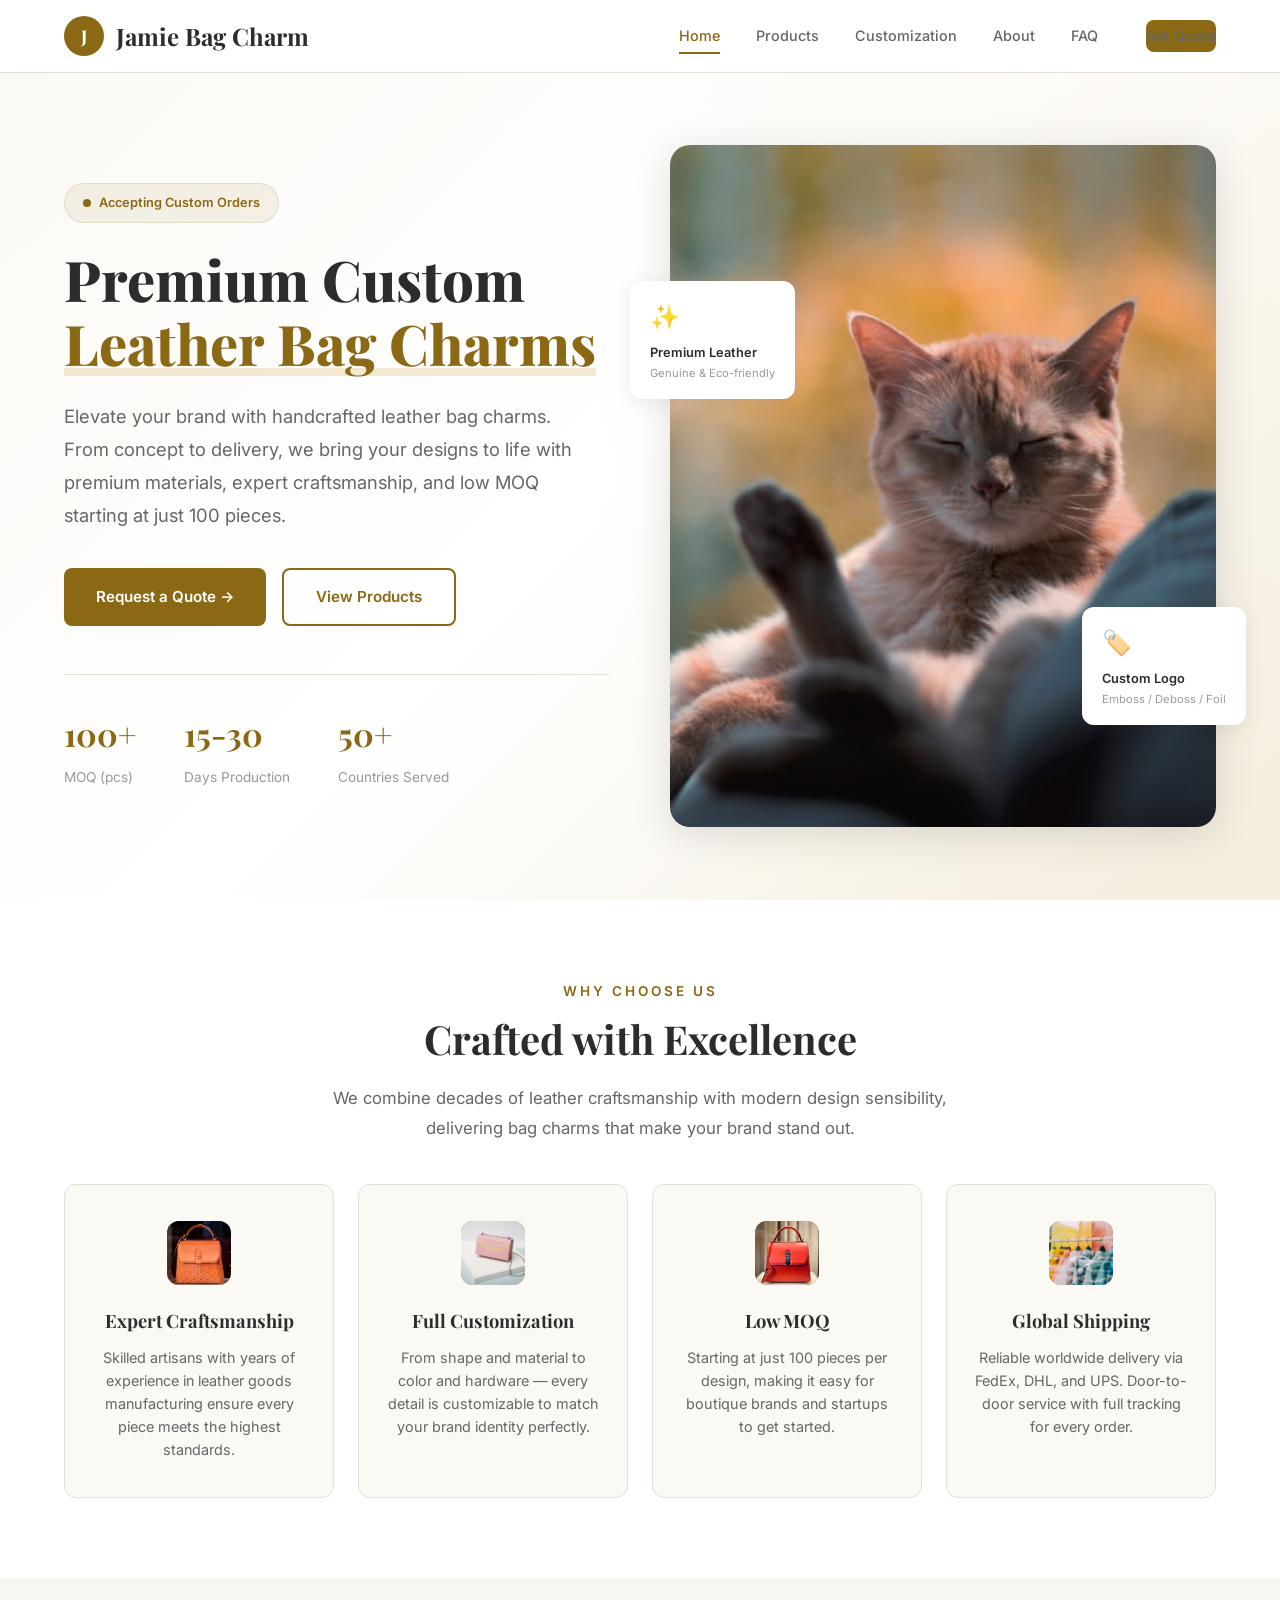
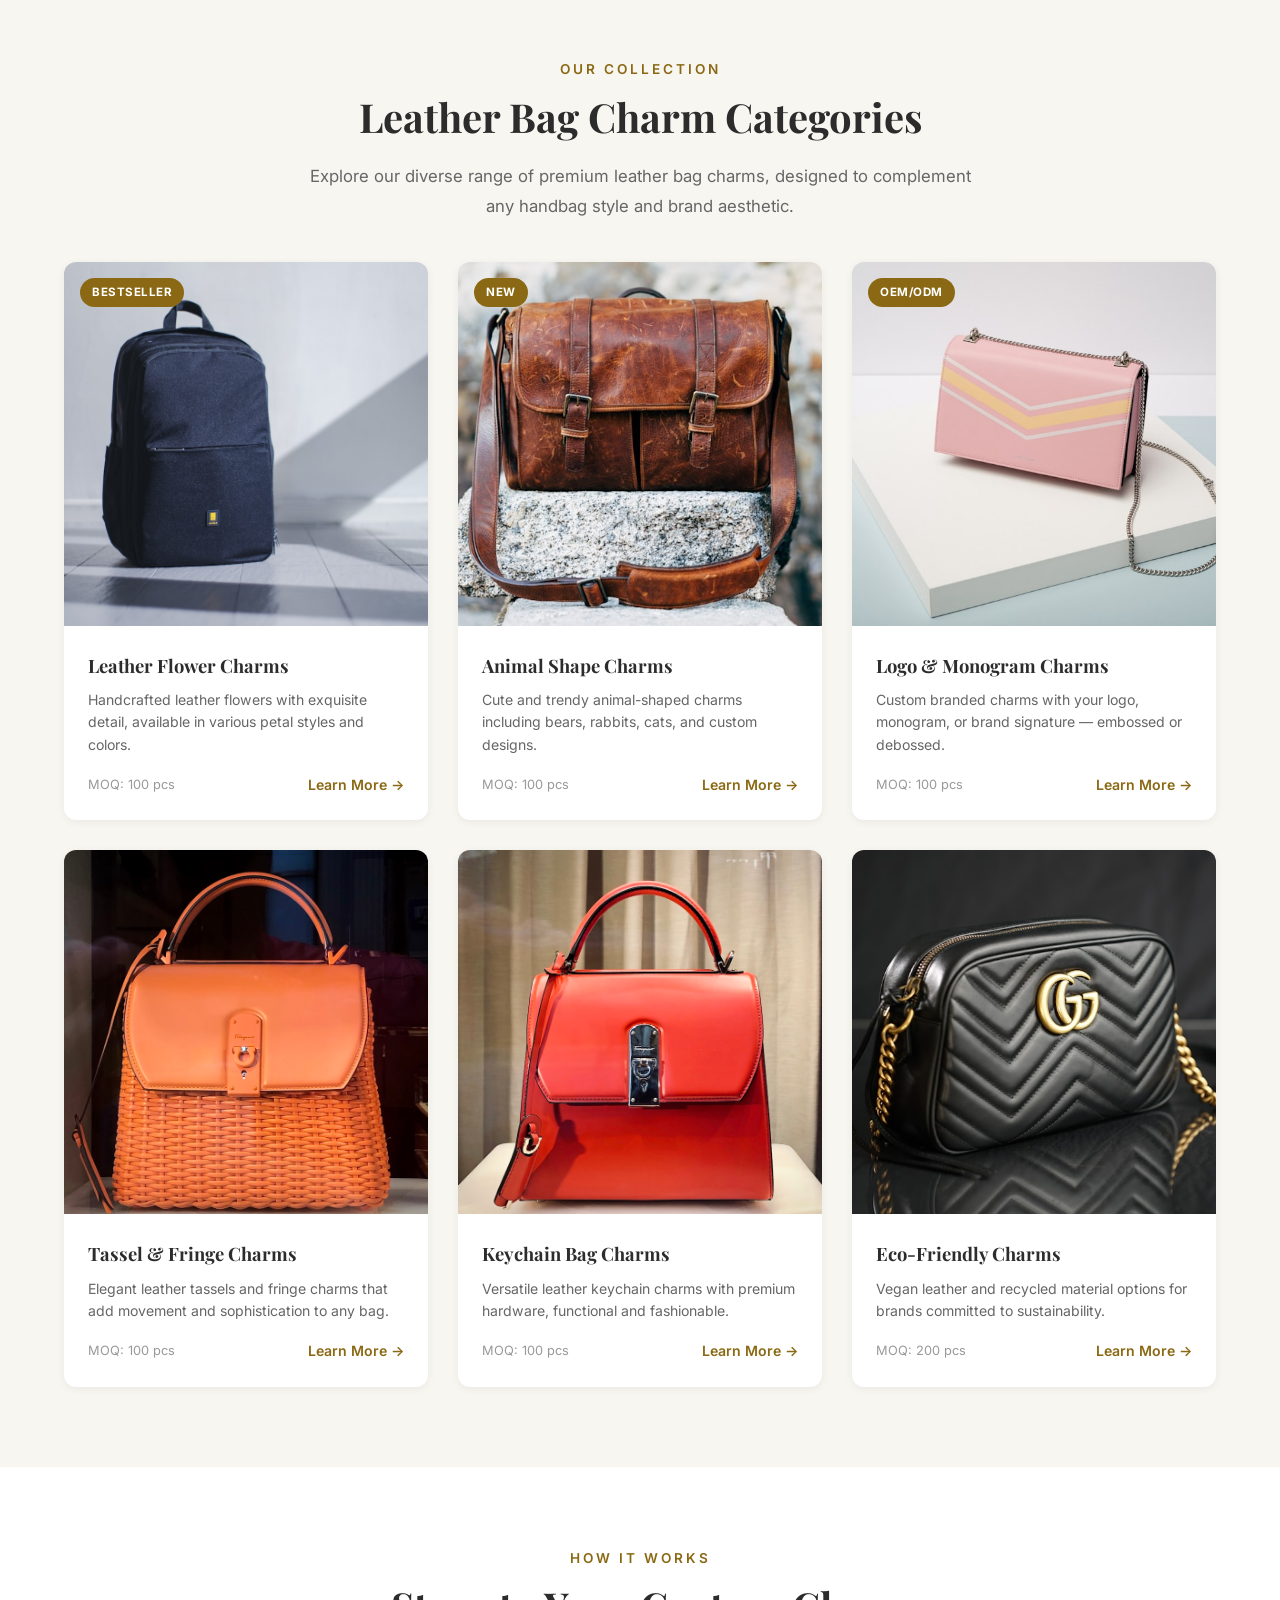
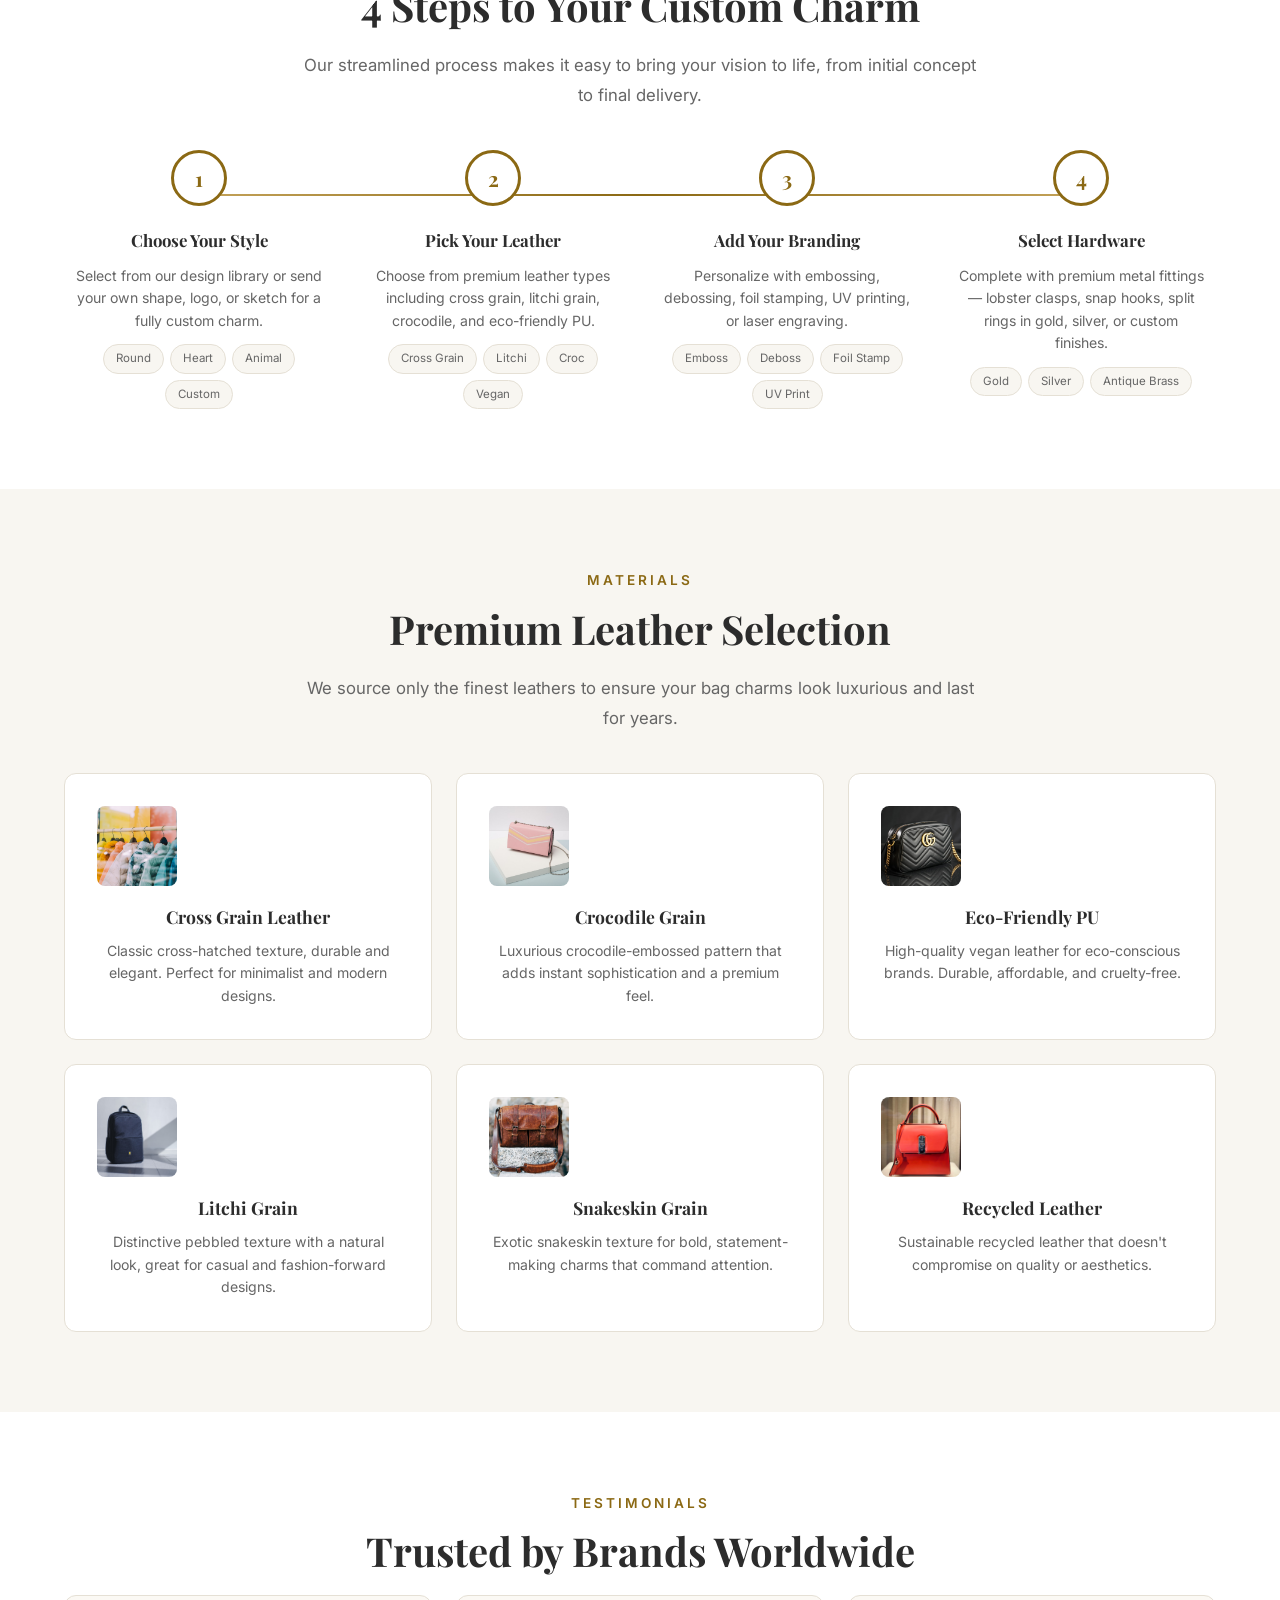
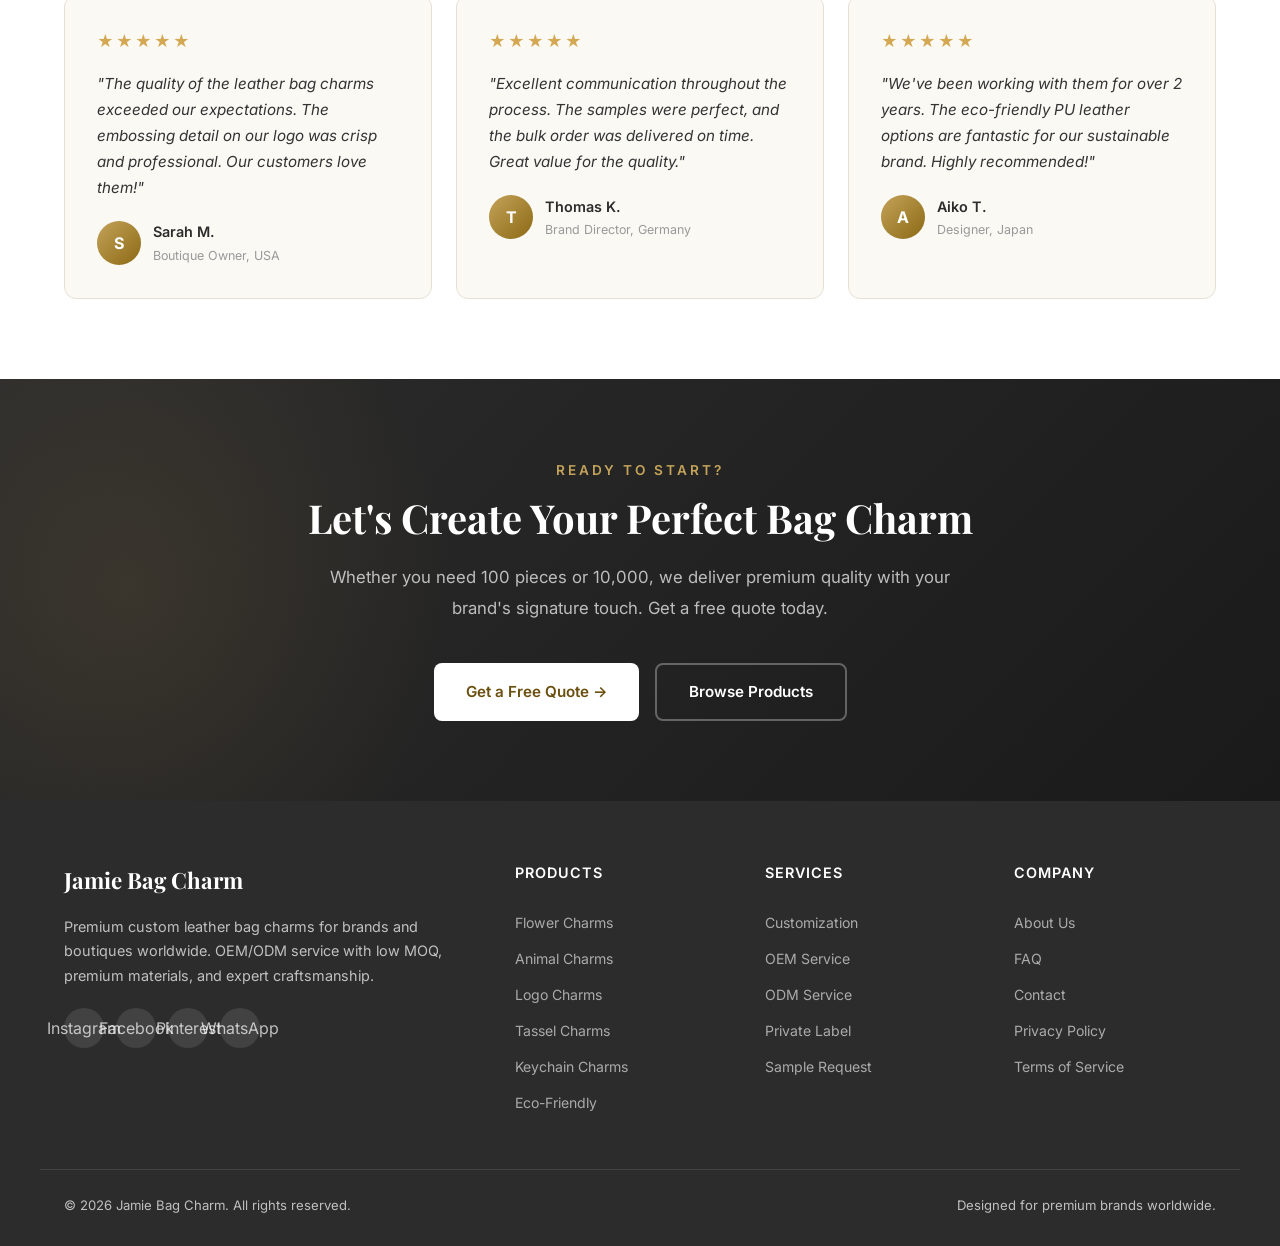
<file: index.html>
<!DOCTYPE html>
<html lang="en">
<head>
  <meta charset="UTF-8">
  <meta name="viewport" content="width=device-width, initial-scale=1.0">
  <title>Jamie Bag Charm — Premium Custom Leather Bag Charms</title>
  <meta name="description" content="Jamie Bag Charm offers premium custom leather bag charms with OEM/ODM service. Low MOQ from 100 pcs. Wholesale pricing, worldwide shipping.">
  <link rel="preconnect" href="https://fonts.googleapis.com">
  <link rel="preconnect" href="https://fonts.gstatic.com" crossorigin>
  <link href="https://fonts.googleapis.com/css2?family=Inter:wght@400;500;600;700&family=Playfair+Display:wght@600;700;800&display=swap" rel="stylesheet">
  <link rel="stylesheet" href="css/style.css">
</head>
<body>

  <!-- Header -->
  <header class="header" id="header">
    <nav class="nav container">
      <a href="index.html" class="nav-logo">
        <div class="logo-icon">J</div>
        Jamie Bag Charm
      </a>
      <div class="nav-links">
        <a href="index.html" class="active">Home</a>
        <a href="products.html">Products</a>
        <a href="customization.html">Customization</a>
        <a href="about.html">About</a>
        <a href="faq.html">FAQ</a>
        <a href="contact.html" class="btn btn-primary nav-cta">Get Quote</a>
      </div>
      <button class="mobile-toggle" onclick="toggleMobile()">☰</button>
    </nav>
  </header>

  <!-- Hero -->
  <section class="hero">
    <div class="container hero-content">
      <div class="hero-text">
        <div class="hero-badge">
          <span class="dot"></span>
          Accepting Custom Orders
        </div>
        <h1>Premium Custom<br><span class="highlight">Leather Bag Charms</span></h1>
        <p class="hero-desc">
          Elevate your brand with handcrafted leather bag charms. From concept to delivery, we bring your designs to life with premium materials, expert craftsmanship, and low MOQ starting at just 100 pieces.
        </p>
        <div class="hero-buttons">
          <a href="contact.html" class="btn btn-primary">Request a Quote →</a>
          <a href="products.html" class="btn btn-outline">View Products</a>
        </div>
        <div class="hero-stats">
          <div class="hero-stat">
            <div class="number">100+</div>
            <div class="label">MOQ (pcs)</div>
          </div>
          <div class="hero-stat">
            <div class="number">15-30</div>
            <div class="label">Days Production</div>
          </div>
          <div class="hero-stat">
            <div class="number">50+</div>
            <div class="label">Countries Served</div>
          </div>
        </div>
      </div>
      <div class="hero-visual">
        <div class="hero-image-wrapper">
          <img src="images/bag-charm-5.jpg" alt="Premium Leather Bag Charms" class="hero-img">
        </div>
        <div class="hero-float-card card-1">
          <div class="float-card-icon">✨</div>
          <div class="float-card-text">Premium Leather</div>
          <div class="float-card-sub">Genuine & Eco-friendly</div>
        </div>
        <div class="hero-float-card card-2">
          <div class="float-card-icon">🏷️</div>
          <div class="float-card-text">Custom Logo</div>
          <div class="float-card-sub">Emboss / Deboss / Foil</div>
        </div>
      </div>
    </div>
  </section>

  <!-- Features -->
  <section class="features section-padding">
    <div class="container text-center">
      <div class="section-subtitle">Why Choose Us</div>
      <h2 class="section-title">Crafted with Excellence</h2>
      <p class="section-desc">We combine decades of leather craftsmanship with modern design sensibility, delivering bag charms that make your brand stand out.</p>
    </div>
    <div class="container features-grid">
      <div class="feature-card">
        <div class="feature-icon"><img src="images/tassel-charms-1.jpg" alt="Craftsmanship" class="feature-icon-img"></div>
        <h3>Expert Craftsmanship</h3>
        <p>Skilled artisans with years of experience in leather goods manufacturing ensure every piece meets the highest standards.</p>
      </div>
      <div class="feature-card">
        <div class="feature-icon"><img src="images/leather-goods-4.jpg" alt="Customization" class="feature-icon-img"></div>
        <h3>Full Customization</h3>
        <p>From shape and material to color and hardware — every detail is customizable to match your brand identity perfectly.</p>
      </div>
      <div class="feature-card">
        <div class="feature-icon"><img src="images/leather-bags-2.jpg" alt="Low MOQ" class="feature-icon-img"></div>
        <h3>Low MOQ</h3>
        <p>Starting at just 100 pieces per design, making it easy for boutique brands and startups to get started.</p>
      </div>
      <div class="feature-card">
        <div class="feature-icon"><img src="images/luxury-leather-8.jpg" alt="Global Shipping" class="feature-icon-img"></div>
        <h3>Global Shipping</h3>
        <p>Reliable worldwide delivery via FedEx, DHL, and UPS. Door-to-door service with full tracking for every order.</p>
      </div>
    </div>
  </section>

  <!-- Products Preview -->
  <section class="products section-padding">
    <div class="container text-center">
      <div class="section-subtitle">Our Collection</div>
      <h2 class="section-title">Leather Bag Charm Categories</h2>
      <p class="section-desc">Explore our diverse range of premium leather bag charms, designed to complement any handbag style and brand aesthetic.</p>
    </div>
    <div class="container products-grid">
      <div class="product-card">
        <div class="product-image">
          <span class="product-tag">BESTSELLER</span>
          <img src="images/leather-tassel-6.jpg" alt="Leather Flower Charms">
        </div>
        <div class="product-info">
          <h3>Leather Flower Charms</h3>
          <p>Handcrafted leather flowers with exquisite detail, available in various petal styles and colors.</p>
          <div class="product-meta">
            <span class="product-moq">MOQ: 100 pcs</span>
            <a href="products.html" class="product-link">Learn More →</a>
          </div>
        </div>
      </div>
      <div class="product-card">
        <div class="product-image">
          <span class="product-tag">NEW</span>
          <img src="images/fashion-leather-7.jpg" alt="Animal Shape Charms">
        </div>
        <div class="product-info">
          <h3>Animal Shape Charms</h3>
          <p>Cute and trendy animal-shaped charms including bears, rabbits, cats, and custom designs.</p>
          <div class="product-meta">
            <span class="product-moq">MOQ: 100 pcs</span>
            <a href="products.html" class="product-link">Learn More →</a>
          </div>
        </div>
      </div>
      <div class="product-card">
        <div class="product-image">
          <span class="product-tag">OEM/ODM</span>
          <img src="images/leather-goods-4.jpg" alt="Custom Logo Charms">
        </div>
        <div class="product-info">
          <h3>Logo & Monogram Charms</h3>
          <p>Custom branded charms with your logo, monogram, or brand signature — embossed or debossed.</p>
          <div class="product-meta">
            <span class="product-moq">MOQ: 100 pcs</span>
            <a href="products.html" class="product-link">Learn More →</a>
          </div>
        </div>
      </div>
      <div class="product-card">
        <div class="product-image">
          <img src="images/tassel-charms-1.jpg" alt="Tassel Charms">
        </div>
        <div class="product-info">
          <h3>Tassel & Fringe Charms</h3>
          <p>Elegant leather tassels and fringe charms that add movement and sophistication to any bag.</p>
          <div class="product-meta">
            <span class="product-moq">MOQ: 100 pcs</span>
            <a href="products.html" class="product-link">Learn More →</a>
          </div>
        </div>
      </div>
      <div class="product-card">
        <div class="product-image">
          <img src="images/leather-bags-2.jpg" alt="Keychain Charms">
        </div>
        <div class="product-info">
          <h3>Keychain Bag Charms</h3>
          <p>Versatile leather keychain charms with premium hardware, functional and fashionable.</p>
          <div class="product-meta">
            <span class="product-moq">MOQ: 100 pcs</span>
            <a href="products.html" class="product-link">Learn More →</a>
          </div>
        </div>
      </div>
      <div class="product-card">
        <div class="product-image">
          <img src="images/accessories-3.jpg" alt="Eco-Friendly Charms">
        </div>
        <div class="product-info">
          <h3>Eco-Friendly Charms</h3>
          <p>Vegan leather and recycled material options for brands committed to sustainability.</p>
          <div class="product-meta">
            <span class="product-moq">MOQ: 200 pcs</span>
            <a href="products.html" class="product-link">Learn More →</a>
          </div>
        </div>
      </div>
    </div>
  </section>

  <!-- Customization Steps -->
  <section class="customization section-padding">
    <div class="container text-center">
      <div class="section-subtitle">How It Works</div>
      <h2 class="section-title">4 Steps to Your Custom Charm</h2>
      <p class="section-desc">Our streamlined process makes it easy to bring your vision to life, from initial concept to final delivery.</p>
    </div>
    <div class="container steps-grid">
      <div class="step-card">
        <div class="step-number">1</div>
        <h3>Choose Your Style</h3>
        <p>Select from our design library or send your own shape, logo, or sketch for a fully custom charm.</p>
        <div class="step-options">
          <span class="step-option-tag">Round</span>
          <span class="step-option-tag">Heart</span>
          <span class="step-option-tag">Animal</span>
          <span class="step-option-tag">Custom</span>
        </div>
      </div>
      <div class="step-card">
        <div class="step-number">2</div>
        <h3>Pick Your Leather</h3>
        <p>Choose from premium leather types including cross grain, litchi grain, crocodile, and eco-friendly PU.</p>
        <div class="step-options">
          <span class="step-option-tag">Cross Grain</span>
          <span class="step-option-tag">Litchi</span>
          <span class="step-option-tag">Croc</span>
          <span class="step-option-tag">Vegan</span>
        </div>
      </div>
      <div class="step-card">
        <div class="step-number">3</div>
        <h3>Add Your Branding</h3>
        <p>Personalize with embossing, debossing, foil stamping, UV printing, or laser engraving.</p>
        <div class="step-options">
          <span class="step-option-tag">Emboss</span>
          <span class="step-option-tag">Deboss</span>
          <span class="step-option-tag">Foil Stamp</span>
          <span class="step-option-tag">UV Print</span>
        </div>
      </div>
      <div class="step-card">
        <div class="step-number">4</div>
        <h3>Select Hardware</h3>
        <p>Complete with premium metal fittings — lobster clasps, snap hooks, split rings in gold, silver, or custom finishes.</p>
        <div class="step-options">
          <span class="step-option-tag">Gold</span>
          <span class="step-option-tag">Silver</span>
          <span class="step-option-tag">Antique Brass</span>
        </div>
      </div>
    </div>
  </section>

  <!-- Materials -->
  <section class="materials section-padding">
    <div class="container text-center">
      <div class="section-subtitle">Materials</div>
      <h2 class="section-title">Premium Leather Selection</h2>
      <p class="section-desc">We source only the finest leathers to ensure your bag charms look luxurious and last for years.</p>
    </div>
    <div class="container materials-grid">
      <div class="material-card">
        <div class="material-icon"><img src="images/luxury-leather-8.jpg" alt="Cross Grain Leather" class="material-icon-img"></div>
        <h3>Cross Grain Leather</h3>
        <p>Classic cross-hatched texture, durable and elegant. Perfect for minimalist and modern designs.</p>
      </div>
      <div class="material-card">
        <div class="material-icon"><img src="images/leather-goods-4.jpg" alt="Crocodile Grain" class="material-icon-img"></div>
        <h3>Crocodile Grain</h3>
        <p>Luxurious crocodile-embossed pattern that adds instant sophistication and a premium feel.</p>
      </div>
      <div class="material-card">
        <div class="material-icon"><img src="images/accessories-3.jpg" alt="Eco-Friendly PU" class="material-icon-img"></div>
        <h3>Eco-Friendly PU</h3>
        <p>High-quality vegan leather for eco-conscious brands. Durable, affordable, and cruelty-free.</p>
      </div>
      <div class="material-card">
        <div class="material-icon"><img src="images/leather-tassel-6.jpg" alt="Litchi Grain" class="material-icon-img"></div>
        <h3>Litchi Grain</h3>
        <p>Distinctive pebbled texture with a natural look, great for casual and fashion-forward designs.</p>
      </div>
      <div class="material-card">
        <div class="material-icon"><img src="images/fashion-leather-7.jpg" alt="Snakeskin Grain" class="material-icon-img"></div>
        <h3>Snakeskin Grain</h3>
        <p>Exotic snakeskin texture for bold, statement-making charms that command attention.</p>
      </div>
      <div class="material-card">
        <div class="material-icon"><img src="images/leather-bags-2.jpg" alt="Recycled Leather" class="material-icon-img"></div>
        <h3>Recycled Leather</h3>
        <p>Sustainable recycled leather that doesn't compromise on quality or aesthetics.</p>
      </div>
    </div>
  </section>

  <!-- Testimonials -->
  <section class="testimonials section-padding">
    <div class="container text-center">
      <div class="section-subtitle">Testimonials</div>
      <h2 class="section-title">Trusted by Brands Worldwide</h2>
    </div>
    <div class="container testimonials-grid">
      <div class="testimonial-card">
        <div class="testimonial-stars">★★★★★</div>
        <p class="testimonial-text">"The quality of the leather bag charms exceeded our expectations. The embossing detail on our logo was crisp and professional. Our customers love them!"</p>
        <div class="testimonial-author">
          <div class="testimonial-avatar">S</div>
          <div>
            <div class="testimonial-name">Sarah M.</div>
            <div class="testimonial-role">Boutique Owner, USA</div>
          </div>
        </div>
      </div>
      <div class="testimonial-card">
        <div class="testimonial-stars">★★★★★</div>
        <p class="testimonial-text">"Excellent communication throughout the process. The samples were perfect, and the bulk order was delivered on time. Great value for the quality."</p>
        <div class="testimonial-author">
          <div class="testimonial-avatar">T</div>
          <div>
            <div class="testimonial-name">Thomas K.</div>
            <div class="testimonial-role">Brand Director, Germany</div>
          </div>
        </div>
      </div>
      <div class="testimonial-card">
        <div class="testimonial-stars">★★★★★</div>
        <p class="testimonial-text">"We've been working with them for over 2 years. The eco-friendly PU leather options are fantastic for our sustainable brand. Highly recommended!"</p>
        <div class="testimonial-author">
          <div class="testimonial-avatar">A</div>
          <div>
            <div class="testimonial-name">Aiko T.</div>
            <div class="testimonial-role">Designer, Japan</div>
          </div>
        </div>
      </div>
    </div>
  </section>

  <!-- CTA Section -->
  <section class="cta-section section-padding">
    <div class="container text-center" style="position:relative;z-index:1">
      <div class="section-subtitle" style="color:var(--color-primary-light)">Ready to Start?</div>
      <h2 class="section-title">Let's Create Your Perfect Bag Charm</h2>
      <p class="section-desc">Whether you need 100 pieces or 10,000, we deliver premium quality with your brand's signature touch. Get a free quote today.</p>
      <div class="cta-buttons">
        <a href="contact.html" class="btn btn-white">Get a Free Quote →</a>
        <a href="products.html" class="btn btn-outline" style="border-color:rgba(255,255,255,0.3);color:white">Browse Products</a>
      </div>
    </div>
  </section>

  <!-- Footer -->
  <footer class="footer">
    <div class="container footer-grid">
      <div class="footer-brand">
        <div class="footer-logo">Jamie Bag Charm</div>
        <p>Premium custom leather bag charms for brands and boutiques worldwide. OEM/ODM service with low MOQ, premium materials, and expert craftsmanship.</p>
        <div class="footer-social">
          <a href="#" title="Instagram">Instagram</a>
          <a href="#" title="Facebook">Facebook</a>
          <a href="#" title="Pinterest">Pinterest</a>
          <a href="#" title="WhatsApp">WhatsApp</a>
        </div>
      </div>
      <div class="footer-col">
        <h4>Products</h4>
        <a href="products.html">Flower Charms</a>
        <a href="products.html">Animal Charms</a>
        <a href="products.html">Logo Charms</a>
        <a href="products.html">Tassel Charms</a>
        <a href="products.html">Keychain Charms</a>
        <a href="products.html">Eco-Friendly</a>
      </div>
      <div class="footer-col">
        <h4>Services</h4>
        <a href="customization.html">Customization</a>
        <a href="customization.html">OEM Service</a>
        <a href="customization.html">ODM Service</a>
        <a href="customization.html">Private Label</a>
        <a href="contact.html">Sample Request</a>
      </div>
      <div class="footer-col">
        <h4>Company</h4>
        <a href="about.html">About Us</a>
        <a href="faq.html">FAQ</a>
        <a href="contact.html">Contact</a>
        <a href="#">Privacy Policy</a>
        <a href="#">Terms of Service</a>
      </div>
    </div>
    <div class="container footer-bottom">
      <span>© 2026 Jamie Bag Charm. All rights reserved.</span>
      <span>Designed for premium brands worldwide.</span>
    </div>
  </footer>

  <script src="js/main.js"></script>
</body>
</html>
</file>
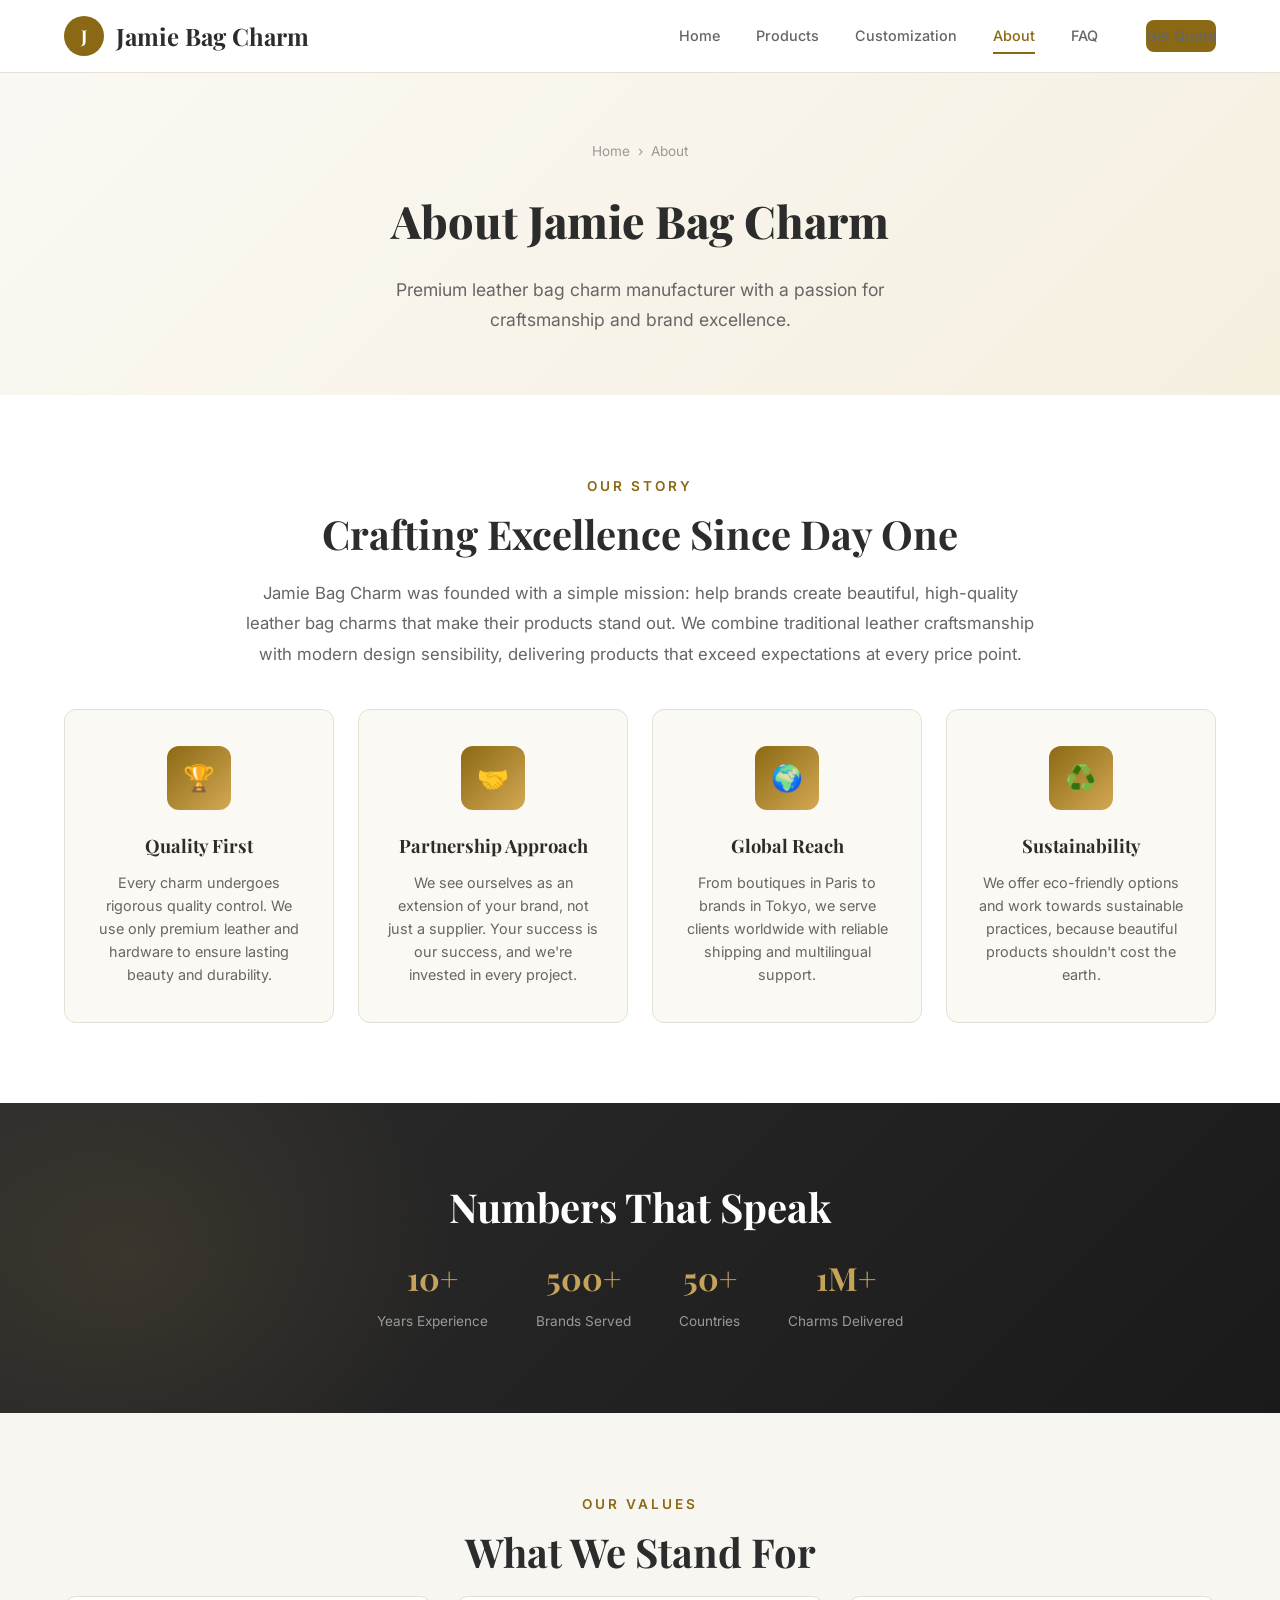
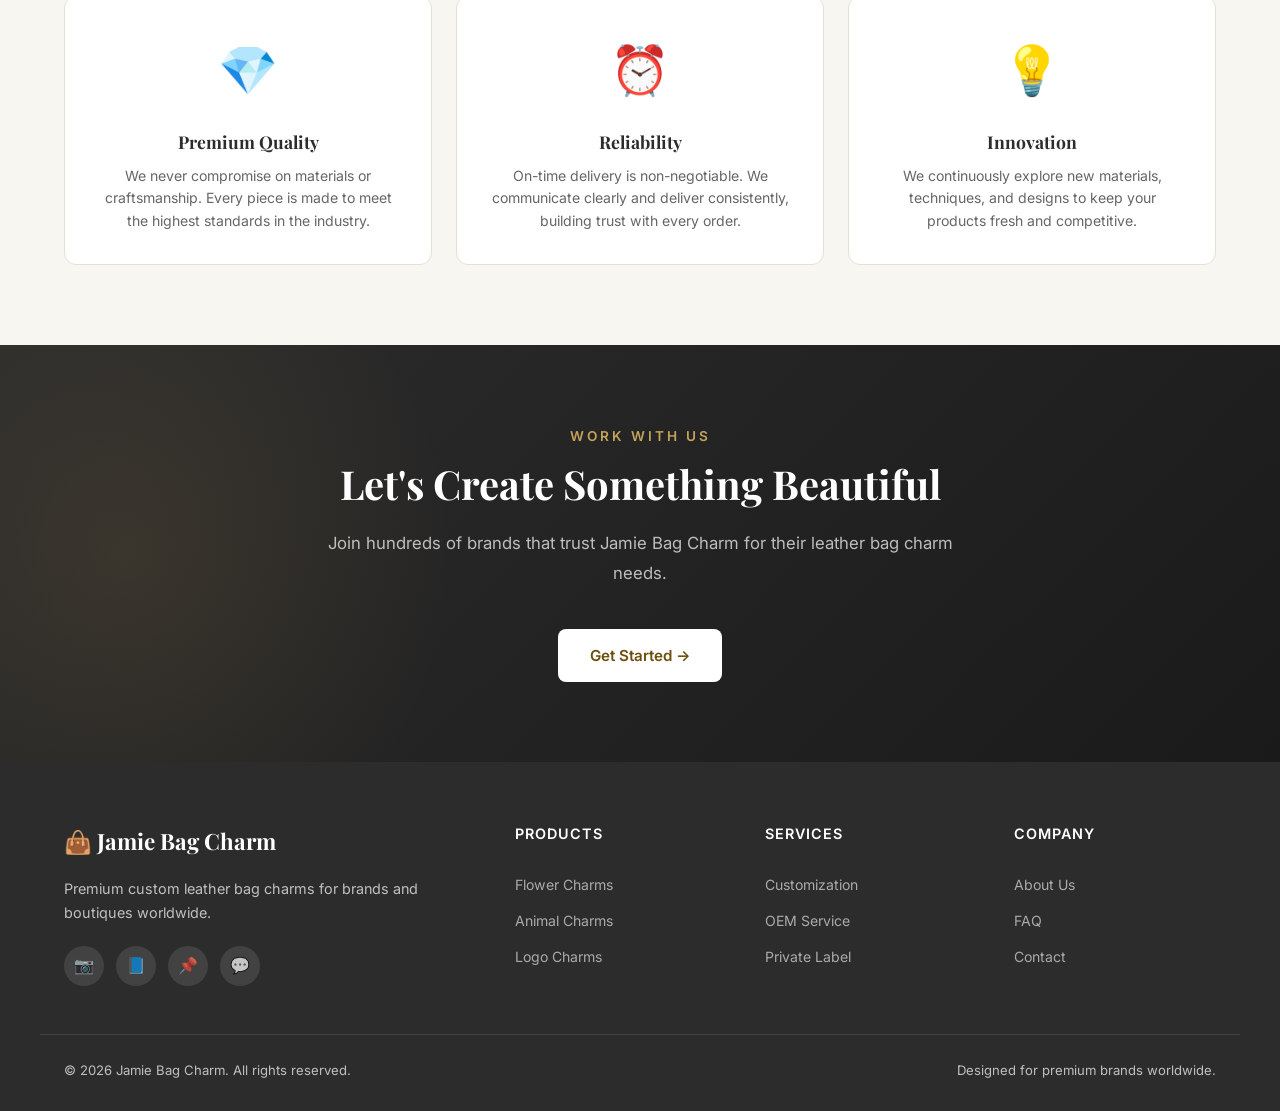
<file: about.html>
<!DOCTYPE html>
<html lang="en">
<head>
  <meta charset="UTF-8">
  <meta name="viewport" content="width=device-width, initial-scale=1.0">
  <title>About Us — Jamie Bag Charm</title>
  <meta name="description" content="Learn about Jamie Bag Charm — a premium manufacturer of custom leather bag charms with years of experience serving global brands.">
  <link rel="preconnect" href="https://fonts.googleapis.com">
  <link rel="preconnect" href="https://fonts.gstatic.com" crossorigin>
  <link href="https://fonts.googleapis.com/css2?family=Inter:wght@400;500;600;700&family=Playfair+Display:wght@600;700;800&display=swap" rel="stylesheet">
  <link rel="stylesheet" href="css/style.css">
</head>
<body>

  <!-- Header -->
  <header class="header" id="header">
    <nav class="nav container">
      <a href="index.html" class="nav-logo">
        <div class="logo-icon">J</div>
        Jamie Bag Charm
      </a>
      <div class="nav-links">
        <a href="index.html">Home</a>
        <a href="products.html">Products</a>
        <a href="customization.html">Customization</a>
        <a href="about.html" class="active">About</a>
        <a href="faq.html">FAQ</a>
        <a href="contact.html" class="btn btn-primary nav-cta">Get Quote</a>
      </div>
      <button class="mobile-toggle" onclick="toggleMobile()">☰</button>
    </nav>
  </header>

  <!-- Page Header -->
  <section class="page-header">
    <div class="container">
      <div class="breadcrumb">
        <a href="index.html">Home</a> <span>›</span> <span>About</span>
      </div>
      <h1>About Jamie Bag Charm</h1>
      <p>Premium leather bag charm manufacturer with a passion for craftsmanship and brand excellence.</p>
    </div>
  </section>

  <!-- Story -->
  <section class="features section-padding">
    <div class="container text-center">
      <div class="section-subtitle">Our Story</div>
      <h2 class="section-title">Crafting Excellence Since Day One</h2>
      <p class="section-desc" style="max-width:800px">
        Jamie Bag Charm was founded with a simple mission: help brands create beautiful, high-quality leather bag charms that make their products stand out. We combine traditional leather craftsmanship with modern design sensibility, delivering products that exceed expectations at every price point.
      </p>
    </div>
    <div class="container features-grid">
      <div class="feature-card">
        <div class="feature-icon">🏆</div>
        <h3>Quality First</h3>
        <p>Every charm undergoes rigorous quality control. We use only premium leather and hardware to ensure lasting beauty and durability.</p>
      </div>
      <div class="feature-card">
        <div class="feature-icon">🤝</div>
        <h3>Partnership Approach</h3>
        <p>We see ourselves as an extension of your brand, not just a supplier. Your success is our success, and we're invested in every project.</p>
      </div>
      <div class="feature-card">
        <div class="feature-icon">🌍</div>
        <h3>Global Reach</h3>
        <p>From boutiques in Paris to brands in Tokyo, we serve clients worldwide with reliable shipping and multilingual support.</p>
      </div>
      <div class="feature-card">
        <div class="feature-icon">♻️</div>
        <h3>Sustainability</h3>
        <p>We offer eco-friendly options and work towards sustainable practices, because beautiful products shouldn't cost the earth.</p>
      </div>
    </div>
  </section>

  <!-- Stats -->
  <section class="cta-section section-padding">
    <div class="container text-center" style="position:relative;z-index:1">
      <h2 class="section-title">Numbers That Speak</h2>
      <div class="hero-stats" style="justify-content:center;border:none;padding-top:0">
        <div class="hero-stat">
          <div class="number" style="color:var(--color-primary-light)">10+</div>
          <div class="label">Years Experience</div>
        </div>
        <div class="hero-stat">
          <div class="number" style="color:var(--color-primary-light)">500+</div>
          <div class="label">Brands Served</div>
        </div>
        <div class="hero-stat">
          <div class="number" style="color:var(--color-primary-light)">50+</div>
          <div class="label">Countries</div>
        </div>
        <div class="hero-stat">
          <div class="number" style="color:var(--color-primary-light)">1M+</div>
          <div class="label">Charms Delivered</div>
        </div>
      </div>
    </div>
  </section>

  <!-- Values -->
  <section class="materials section-padding">
    <div class="container text-center">
      <div class="section-subtitle">Our Values</div>
      <h2 class="section-title">What We Stand For</h2>
    </div>
    <div class="container materials-grid">
      <div class="material-card">
        <div class="material-icon">💎</div>
        <h3>Premium Quality</h3>
        <p>We never compromise on materials or craftsmanship. Every piece is made to meet the highest standards in the industry.</p>
      </div>
      <div class="material-card">
        <div class="material-icon">⏰</div>
        <h3>Reliability</h3>
        <p>On-time delivery is non-negotiable. We communicate clearly and deliver consistently, building trust with every order.</p>
      </div>
      <div class="material-card">
        <div class="material-icon">💡</div>
        <h3>Innovation</h3>
        <p>We continuously explore new materials, techniques, and designs to keep your products fresh and competitive.</p>
      </div>
    </div>
  </section>

  <!-- CTA -->
  <section class="cta-section section-padding">
    <div class="container text-center" style="position:relative;z-index:1">
      <div class="section-subtitle" style="color:var(--color-primary-light)">Work With Us</div>
      <h2 class="section-title">Let's Create Something Beautiful</h2>
      <p class="section-desc">Join hundreds of brands that trust Jamie Bag Charm for their leather bag charm needs.</p>
      <div class="cta-buttons">
        <a href="contact.html" class="btn btn-white">Get Started →</a>
      </div>
    </div>
  </section>

  <!-- Footer -->
  <footer class="footer">
    <div class="container footer-grid">
      <div class="footer-brand">
        <div class="footer-logo">👜 Jamie Bag Charm</div>
        <p>Premium custom leather bag charms for brands and boutiques worldwide.</p>
        <div class="footer-social">
          <a href="#" title="Instagram">📷</a>
          <a href="#" title="Facebook">📘</a>
          <a href="#" title="Pinterest">📌</a>
          <a href="#" title="WhatsApp">💬</a>
        </div>
      </div>
      <div class="footer-col">
        <h4>Products</h4>
        <a href="products.html">Flower Charms</a>
        <a href="products.html">Animal Charms</a>
        <a href="products.html">Logo Charms</a>
      </div>
      <div class="footer-col">
        <h4>Services</h4>
        <a href="customization.html">Customization</a>
        <a href="customization.html">OEM Service</a>
        <a href="customization.html">Private Label</a>
      </div>
      <div class="footer-col">
        <h4>Company</h4>
        <a href="about.html">About Us</a>
        <a href="faq.html">FAQ</a>
        <a href="contact.html">Contact</a>
      </div>
    </div>
    <div class="container footer-bottom">
      <span>© 2026 Jamie Bag Charm. All rights reserved.</span>
      <span>Designed for premium brands worldwide.</span>
    </div>
  </footer>

  <script src="js/main.js"></script>
</body>
</html>
</file>
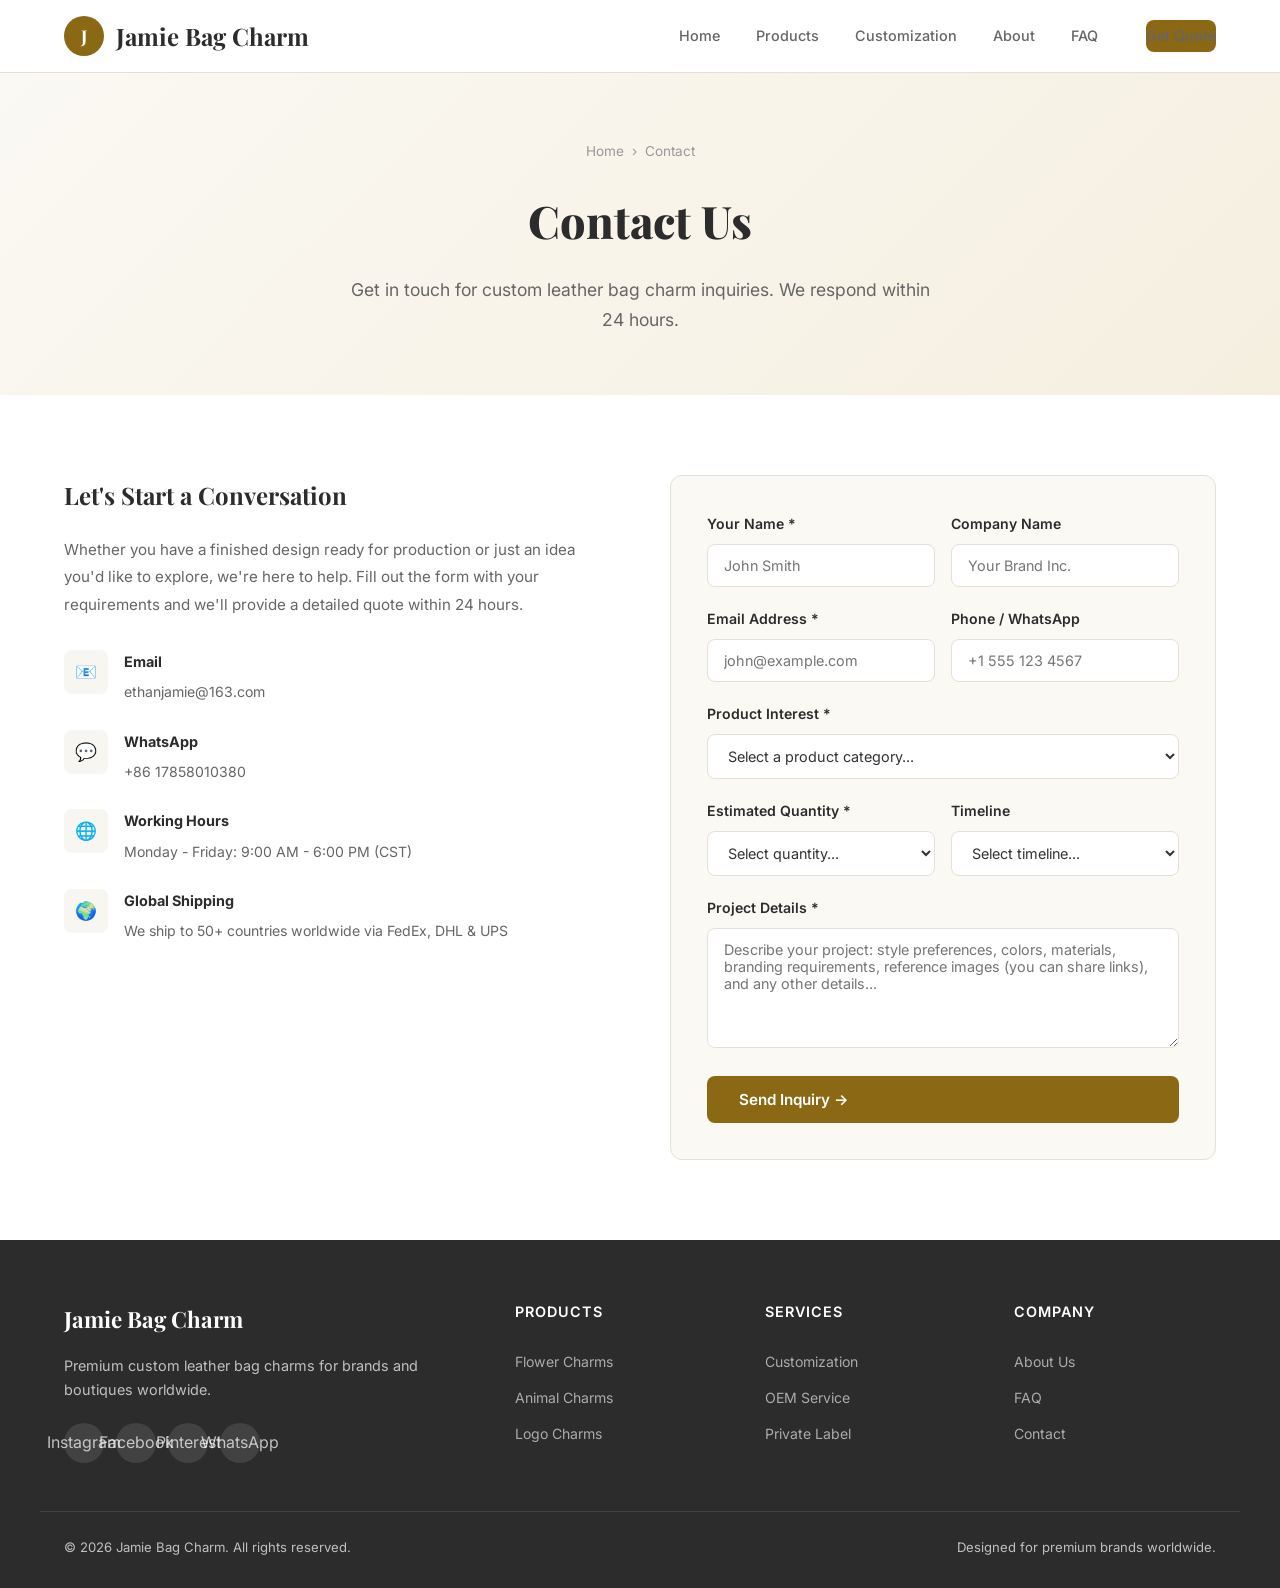
<file: contact.html>
<!DOCTYPE html>
<html lang="en">
<head>
  <meta charset="UTF-8">
  <meta name="viewport" content="width=device-width, initial-scale=1.0">
  <title>Contact Us — Jamie Bag Charm</title>
  <meta name="description" content="Contact Jamie Bag Charm for custom leather bag charm inquiries. Get a free quote within 24 hours.">
  <link rel="preconnect" href="https://fonts.googleapis.com">
  <link rel="preconnect" href="https://fonts.gstatic.com" crossorigin>
  <link href="https://fonts.googleapis.com/css2?family=Inter:wght@400;500;600;700&family=Playfair+Display:wght@600;700;800&display=swap" rel="stylesheet">
  <link rel="stylesheet" href="css/style.css">
</head>
<body>

  <!-- Header -->
  <header class="header" id="header">
    <nav class="nav container">
      <a href="index.html" class="nav-logo">
        <div class="logo-icon">J</div>
        Jamie Bag Charm
      </a>
      <div class="nav-links">
        <a href="index.html">Home</a>
        <a href="products.html">Products</a>
        <a href="customization.html">Customization</a>
        <a href="about.html">About</a>
        <a href="faq.html">FAQ</a>
        <a href="contact.html" class="btn btn-primary nav-cta">Get Quote</a>
      </div>
      <button class="mobile-toggle" onclick="toggleMobile()">☰</button>
    </nav>
  </header>

  <!-- Page Header -->
  <section class="page-header">
    <div class="container">
      <div class="breadcrumb">
        <a href="index.html">Home</a> <span>›</span> <span>Contact</span>
      </div>
      <h1>Contact Us</h1>
      <p>Get in touch for custom leather bag charm inquiries. We respond within 24 hours.</p>
    </div>
  </section>

  <!-- Contact -->
  <section class="contact-section section-padding">
    <div class="container contact-grid">
      <div class="contact-info">
        <h3>Let's Start a Conversation</h3>
        <p>Whether you have a finished design ready for production or just an idea you'd like to explore, we're here to help. Fill out the form with your requirements and we'll provide a detailed quote within 24 hours.</p>
        
        <div class="contact-detail">
          <div class="contact-detail-icon">📧</div>
          <div class="contact-detail-text">
            <strong>Email</strong>
            <span>ethanjamie@163.com</span>
          </div>
        </div>
        
        <div class="contact-detail">
          <div class="contact-detail-icon">💬</div>
          <div class="contact-detail-text">
            <strong>WhatsApp</strong>
            <span>+86 17858010380</span>
          </div>
        </div>
        
        <div class="contact-detail">
          <div class="contact-detail-icon">🌐</div>
          <div class="contact-detail-text">
            <strong>Working Hours</strong>
            <span>Monday - Friday: 9:00 AM - 6:00 PM (CST)</span>
          </div>
        </div>

        <div class="contact-detail">
          <div class="contact-detail-icon">🌍</div>
          <div class="contact-detail-text">
            <strong>Global Shipping</strong>
            <span>We ship to 50+ countries worldwide via FedEx, DHL & UPS</span>
          </div>
        </div>
      </div>

      <div class="contact-form">
        <form id="contactForm">
          <div class="form-row">
            <div class="form-group">
              <label for="name">Your Name *</label>
              <input type="text" id="name" name="name" placeholder="John Smith" required>
            </div>
            <div class="form-group">
              <label for="company">Company Name</label>
              <input type="text" id="company" name="company" placeholder="Your Brand Inc.">
            </div>
          </div>

          <div class="form-row">
            <div class="form-group">
              <label for="email">Email Address *</label>
              <input type="email" id="email" name="email" placeholder="john@example.com" required>
            </div>
            <div class="form-group">
              <label for="phone">Phone / WhatsApp</label>
              <input type="tel" id="phone" name="phone" placeholder="+1 555 123 4567">
            </div>
          </div>

          <div class="form-group">
            <label for="product">Product Interest *</label>
            <select id="product" name="product" required>
              <option value="">Select a product category...</option>
              <option value="flower">Leather Flower Charms</option>
              <option value="animal">Animal Shape Charms</option>
              <option value="logo">Logo & Monogram Charms</option>
              <option value="tassel">Tassel & Fringe Charms</option>
              <option value="keychain">Keychain Bag Charms</option>
              <option value="geometric">Geometric Charms</option>
              <option value="letter">Letter & Alphabet Charms</option>
              <option value="eco">Eco-Friendly Charms</option>
              <option value="other">Other / Custom Design</option>
            </select>
          </div>

          <div class="form-row">
            <div class="form-group">
              <label for="quantity">Estimated Quantity *</label>
              <select id="quantity" name="quantity" required>
                <option value="">Select quantity...</option>
                <option value="100-500">100 - 500 pieces</option>
                <option value="500-1000">500 - 1,000 pieces</option>
                <option value="1000-5000">1,000 - 5,000 pieces</option>
                <option value="5000+">5,000+ pieces</option>
              </select>
            </div>
            <div class="form-group">
              <label for="timeline">Timeline</label>
              <select id="timeline" name="timeline">
                <option value="">Select timeline...</option>
                <option value="urgent">Urgent (within 2 weeks)</option>
                <option value="standard">Standard (2-4 weeks)</option>
                <option value="flexible">Flexible (1+ months)</option>
              </select>
            </div>
          </div>

          <div class="form-group">
            <label for="message">Project Details *</label>
            <textarea id="message" name="message" placeholder="Describe your project: style preferences, colors, materials, branding requirements, reference images (you can share links), and any other details..." required></textarea>
          </div>

          <button type="submit" class="btn btn-primary" style="width:100%">Send Inquiry →</button>
        </form>
      </div>
    </div>
  </section>

  <!-- Footer -->
  <footer class="footer">
    <div class="container footer-grid">
      <div class="footer-brand">
        <div class="footer-logo">Jamie Bag Charm</div>
        <p>Premium custom leather bag charms for brands and boutiques worldwide.</p>
        <div class="footer-social">
          <a href="#" title="Instagram">Instagram</a>
          <a href="#" title="Facebook">Facebook</a>
          <a href="#" title="Pinterest">Pinterest</a>
          <a href="https://wa.me/8617858010380" target="_blank" title="WhatsApp">WhatsApp</a>
        </div>
      </div>
      <div class="footer-col">
        <h4>Products</h4>
        <a href="products.html">Flower Charms</a>
        <a href="products.html">Animal Charms</a>
        <a href="products.html">Logo Charms</a>
      </div>
      <div class="footer-col">
        <h4>Services</h4>
        <a href="customization.html">Customization</a>
        <a href="customization.html">OEM Service</a>
        <a href="customization.html">Private Label</a>
      </div>
      <div class="footer-col">
        <h4>Company</h4>
        <a href="about.html">About Us</a>
        <a href="faq.html">FAQ</a>
        <a href="contact.html">Contact</a>
      </div>
    </div>
    <div class="container footer-bottom">
      <span>© 2026 Jamie Bag Charm. All rights reserved.</span>
      <span>Designed for premium brands worldwide.</span>
    </div>
  </footer>

  <script src="js/main.js"></script>
</body>
</html>
</file>
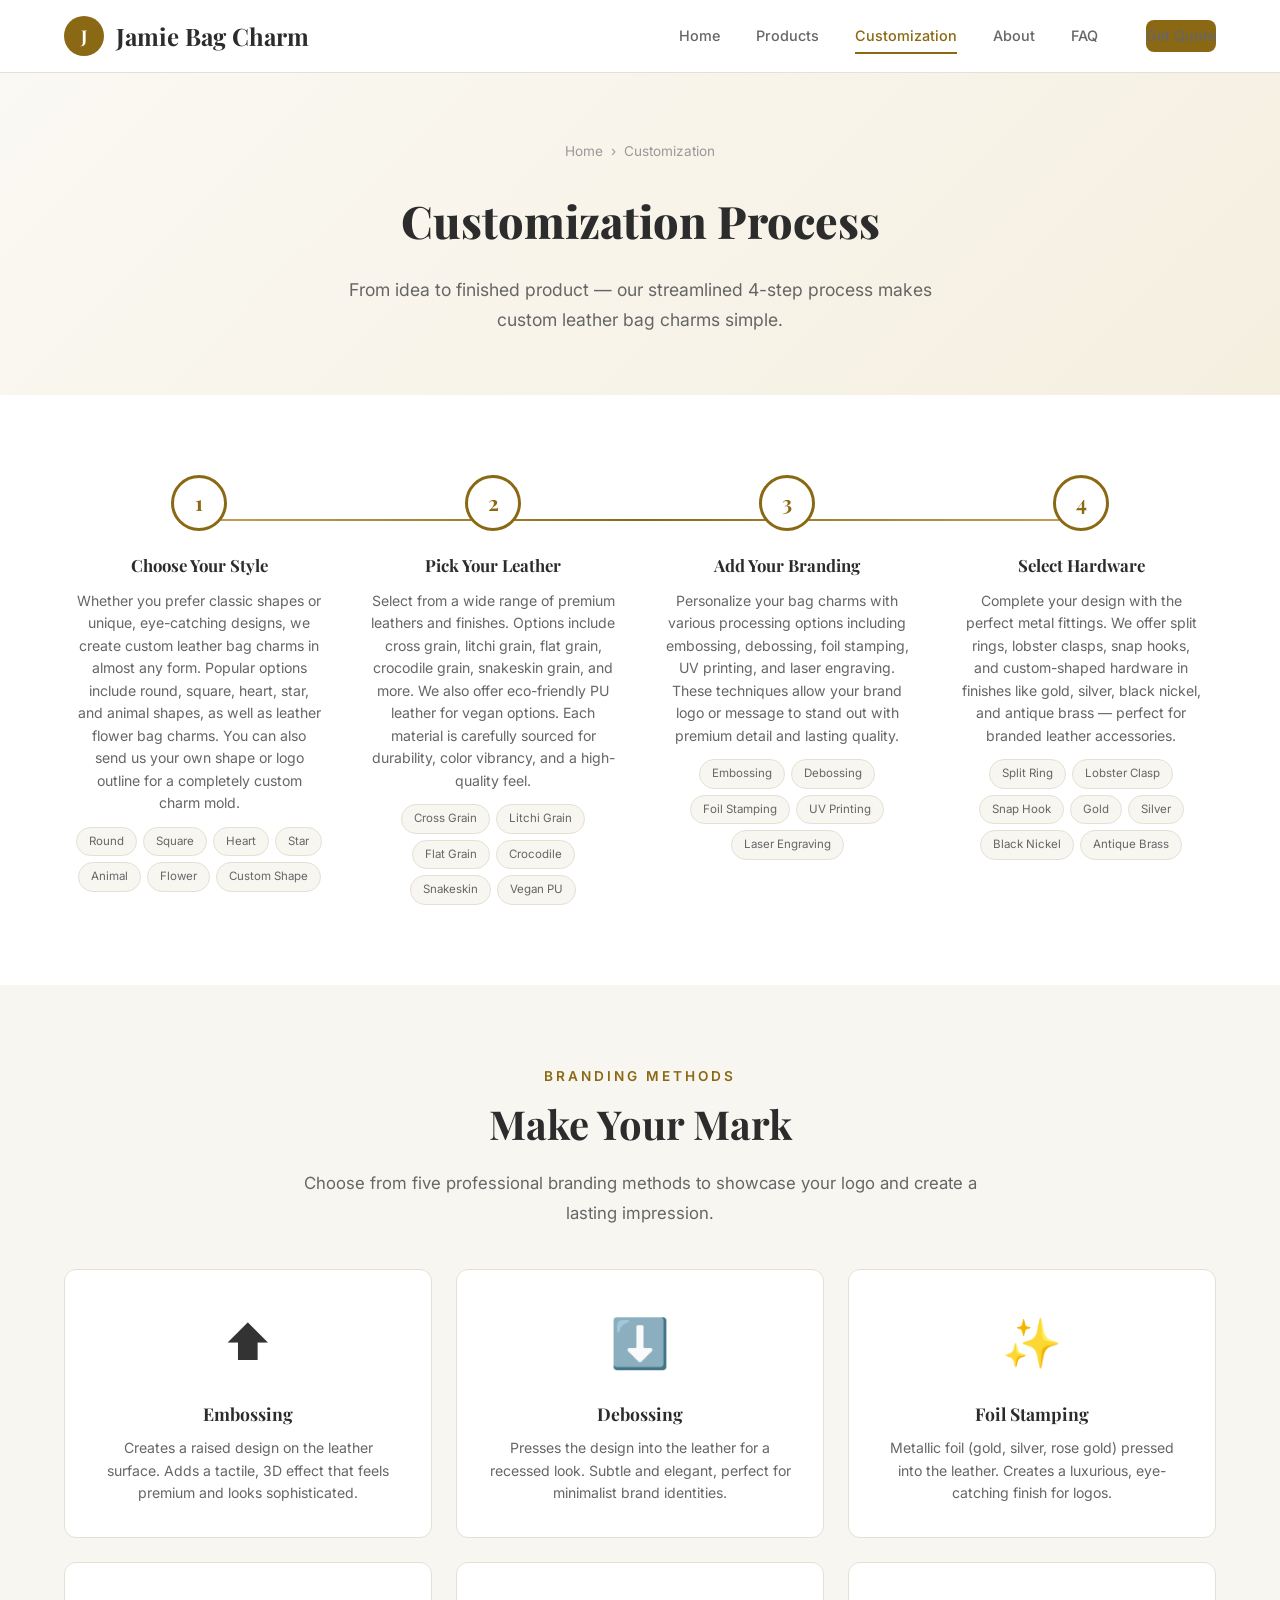
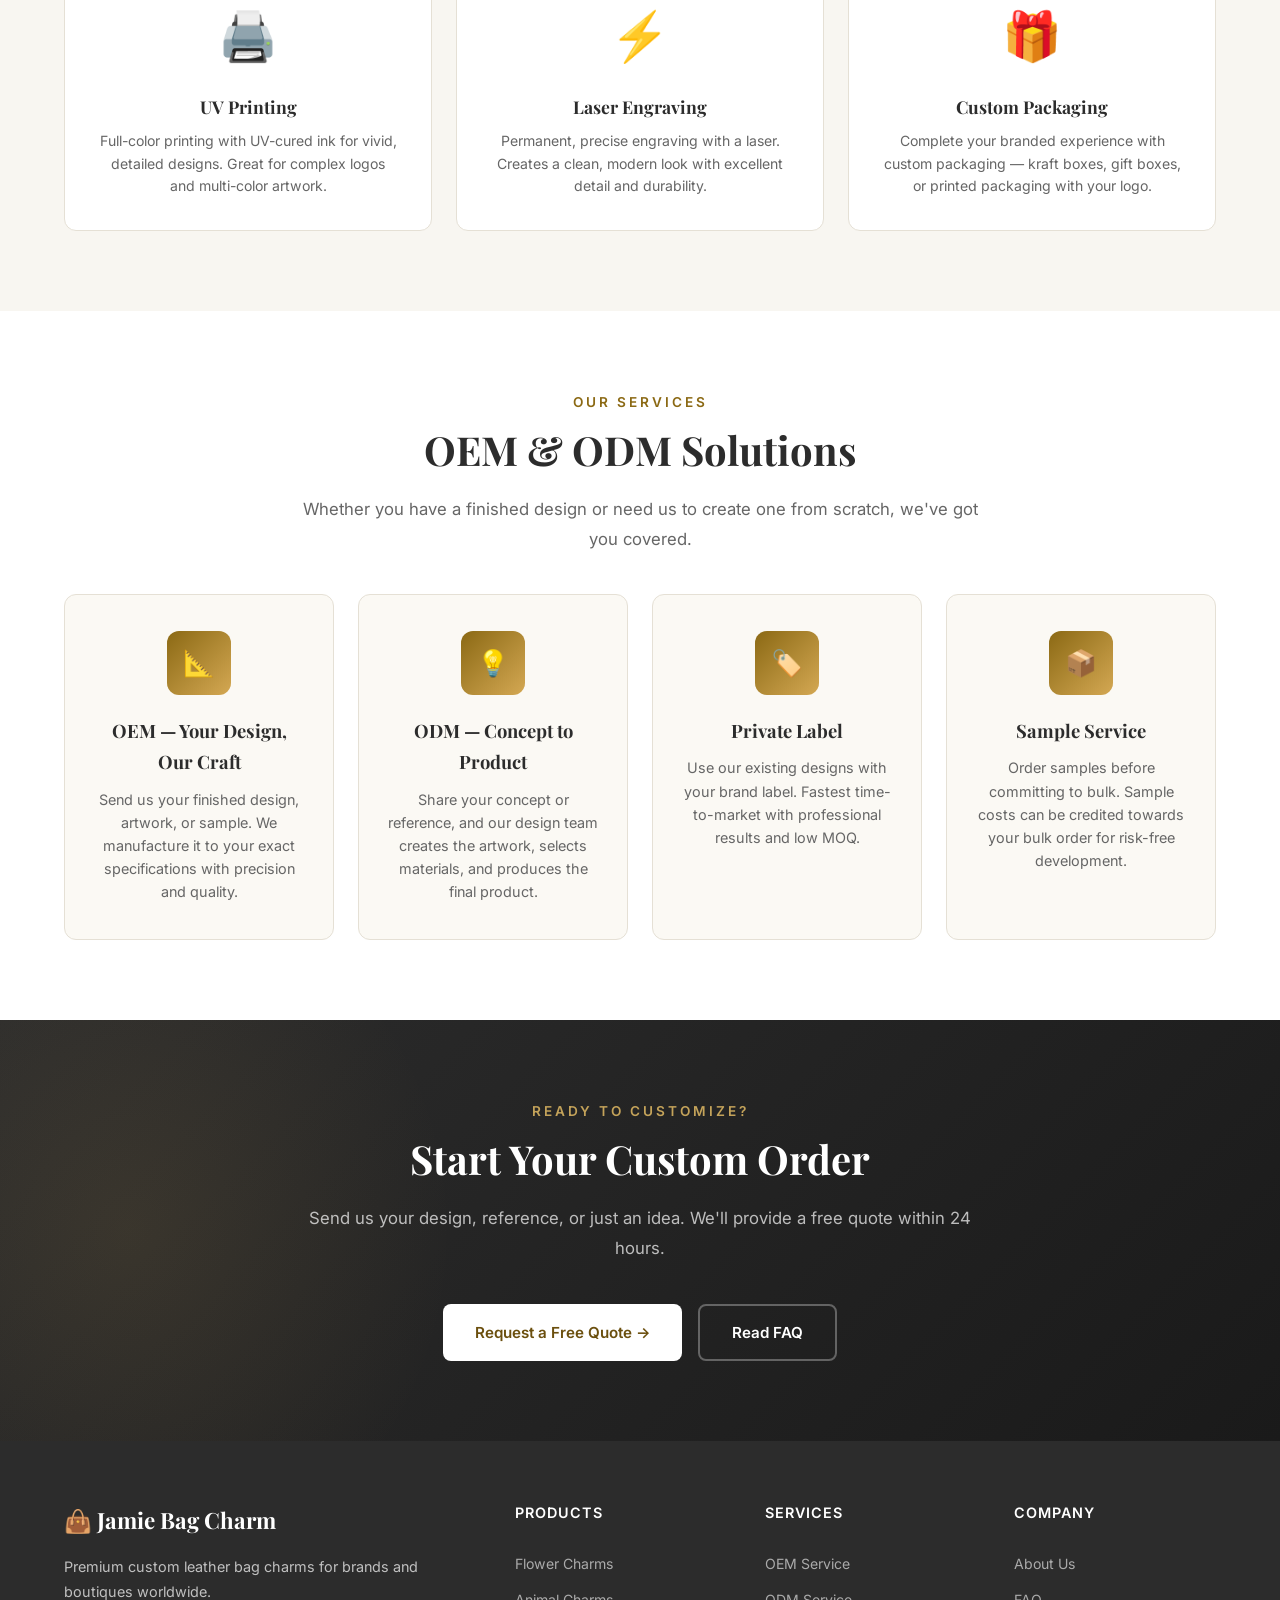
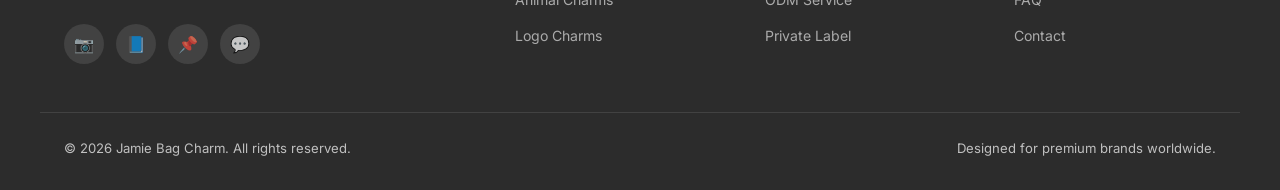
<file: customization.html>
<!DOCTYPE html>
<html lang="en">
<head>
  <meta charset="UTF-8">
  <meta name="viewport" content="width=device-width, initial-scale=1.0">
  <title>Customization — Jamie Bag Charm</title>
  <meta name="description" content="Customize your leather bag charms in 4 easy steps. Choose style, leather, branding method, and hardware. OEM/ODM service available.">
  <link rel="preconnect" href="https://fonts.googleapis.com">
  <link rel="preconnect" href="https://fonts.gstatic.com" crossorigin>
  <link href="https://fonts.googleapis.com/css2?family=Inter:wght@400;500;600;700&family=Playfair+Display:wght@600;700;800&display=swap" rel="stylesheet">
  <link rel="stylesheet" href="css/style.css">
</head>
<body>

  <!-- Header -->
  <header class="header" id="header">
    <nav class="nav container">
      <a href="index.html" class="nav-logo">
        <div class="logo-icon">J</div>
        Jamie Bag Charm
      </a>
      <div class="nav-links">
        <a href="index.html">Home</a>
        <a href="products.html">Products</a>
        <a href="customization.html" class="active">Customization</a>
        <a href="about.html">About</a>
        <a href="faq.html">FAQ</a>
        <a href="contact.html" class="btn btn-primary nav-cta">Get Quote</a>
      </div>
      <button class="mobile-toggle" onclick="toggleMobile()">☰</button>
    </nav>
  </header>

  <!-- Page Header -->
  <section class="page-header">
    <div class="container">
      <div class="breadcrumb">
        <a href="index.html">Home</a> <span>›</span> <span>Customization</span>
      </div>
      <h1>Customization Process</h1>
      <p>From idea to finished product — our streamlined 4-step process makes custom leather bag charms simple.</p>
    </div>
  </section>

  <!-- Steps Detail -->
  <section class="customization section-padding">
    <div class="container steps-grid">
      <div class="step-card">
        <div class="step-number">1</div>
        <h3>Choose Your Style</h3>
        <p>Whether you prefer classic shapes or unique, eye-catching designs, we create custom leather bag charms in almost any form. Popular options include round, square, heart, star, and animal shapes, as well as leather flower bag charms. You can also send us your own shape or logo outline for a completely custom charm mold.</p>
        <div class="step-options">
          <span class="step-option-tag">Round</span>
          <span class="step-option-tag">Square</span>
          <span class="step-option-tag">Heart</span>
          <span class="step-option-tag">Star</span>
          <span class="step-option-tag">Animal</span>
          <span class="step-option-tag">Flower</span>
          <span class="step-option-tag">Custom Shape</span>
        </div>
      </div>
      <div class="step-card">
        <div class="step-number">2</div>
        <h3>Pick Your Leather</h3>
        <p>Select from a wide range of premium leathers and finishes. Options include cross grain, litchi grain, flat grain, crocodile grain, snakeskin grain, and more. We also offer eco-friendly PU leather for vegan options. Each material is carefully sourced for durability, color vibrancy, and a high-quality feel.</p>
        <div class="step-options">
          <span class="step-option-tag">Cross Grain</span>
          <span class="step-option-tag">Litchi Grain</span>
          <span class="step-option-tag">Flat Grain</span>
          <span class="step-option-tag">Crocodile</span>
          <span class="step-option-tag">Snakeskin</span>
          <span class="step-option-tag">Vegan PU</span>
        </div>
      </div>
      <div class="step-card">
        <div class="step-number">3</div>
        <h3>Add Your Branding</h3>
        <p>Personalize your bag charms with various processing options including embossing, debossing, foil stamping, UV printing, and laser engraving. These techniques allow your brand logo or message to stand out with premium detail and lasting quality.</p>
        <div class="step-options">
          <span class="step-option-tag">Embossing</span>
          <span class="step-option-tag">Debossing</span>
          <span class="step-option-tag">Foil Stamping</span>
          <span class="step-option-tag">UV Printing</span>
          <span class="step-option-tag">Laser Engraving</span>
        </div>
      </div>
      <div class="step-card">
        <div class="step-number">4</div>
        <h3>Select Hardware</h3>
        <p>Complete your design with the perfect metal fittings. We offer split rings, lobster clasps, snap hooks, and custom-shaped hardware in finishes like gold, silver, black nickel, and antique brass — perfect for branded leather accessories.</p>
        <div class="step-options">
          <span class="step-option-tag">Split Ring</span>
          <span class="step-option-tag">Lobster Clasp</span>
          <span class="step-option-tag">Snap Hook</span>
          <span class="step-option-tag">Gold</span>
          <span class="step-option-tag">Silver</span>
          <span class="step-option-tag">Black Nickel</span>
          <span class="step-option-tag">Antique Brass</span>
        </div>
      </div>
    </div>
  </section>

  <!-- Branding Methods Detail -->
  <section class="materials section-padding">
    <div class="container text-center">
      <div class="section-subtitle">Branding Methods</div>
      <h2 class="section-title">Make Your Mark</h2>
      <p class="section-desc">Choose from five professional branding methods to showcase your logo and create a lasting impression.</p>
    </div>
    <div class="container materials-grid">
      <div class="material-card">
        <div class="material-icon">⬆️</div>
        <h3>Embossing</h3>
        <p>Creates a raised design on the leather surface. Adds a tactile, 3D effect that feels premium and looks sophisticated.</p>
      </div>
      <div class="material-card">
        <div class="material-icon">⬇️</div>
        <h3>Debossing</h3>
        <p>Presses the design into the leather for a recessed look. Subtle and elegant, perfect for minimalist brand identities.</p>
      </div>
      <div class="material-card">
        <div class="material-icon">✨</div>
        <h3>Foil Stamping</h3>
        <p>Metallic foil (gold, silver, rose gold) pressed into the leather. Creates a luxurious, eye-catching finish for logos.</p>
      </div>
      <div class="material-card">
        <div class="material-icon">🖨️</div>
        <h3>UV Printing</h3>
        <p>Full-color printing with UV-cured ink for vivid, detailed designs. Great for complex logos and multi-color artwork.</p>
      </div>
      <div class="material-card">
        <div class="material-icon">⚡</div>
        <h3>Laser Engraving</h3>
        <p>Permanent, precise engraving with a laser. Creates a clean, modern look with excellent detail and durability.</p>
      </div>
      <div class="material-card">
        <div class="material-icon">🎁</div>
        <h3>Custom Packaging</h3>
        <p>Complete your branded experience with custom packaging — kraft boxes, gift boxes, or printed packaging with your logo.</p>
      </div>
    </div>
  </section>

  <!-- OEM/ODM -->
  <section class="features section-padding">
    <div class="container text-center">
      <div class="section-subtitle">Our Services</div>
      <h2 class="section-title">OEM & ODM Solutions</h2>
      <p class="section-desc">Whether you have a finished design or need us to create one from scratch, we've got you covered.</p>
    </div>
    <div class="container features-grid">
      <div class="feature-card">
        <div class="feature-icon">📐</div>
        <h3>OEM — Your Design, Our Craft</h3>
        <p>Send us your finished design, artwork, or sample. We manufacture it to your exact specifications with precision and quality.</p>
      </div>
      <div class="feature-card">
        <div class="feature-icon">💡</div>
        <h3>ODM — Concept to Product</h3>
        <p>Share your concept or reference, and our design team creates the artwork, selects materials, and produces the final product.</p>
      </div>
      <div class="feature-card">
        <div class="feature-icon">🏷️</div>
        <h3>Private Label</h3>
        <p>Use our existing designs with your brand label. Fastest time-to-market with professional results and low MOQ.</p>
      </div>
      <div class="feature-card">
        <div class="feature-icon">📦</div>
        <h3>Sample Service</h3>
        <p>Order samples before committing to bulk. Sample costs can be credited towards your bulk order for risk-free development.</p>
      </div>
    </div>
  </section>

  <!-- CTA -->
  <section class="cta-section section-padding">
    <div class="container text-center" style="position:relative;z-index:1">
      <div class="section-subtitle" style="color:var(--color-primary-light)">Ready to Customize?</div>
      <h2 class="section-title">Start Your Custom Order</h2>
      <p class="section-desc">Send us your design, reference, or just an idea. We'll provide a free quote within 24 hours.</p>
      <div class="cta-buttons">
        <a href="contact.html" class="btn btn-white">Request a Free Quote →</a>
        <a href="faq.html" class="btn btn-outline" style="border-color:rgba(255,255,255,0.3);color:white">Read FAQ</a>
      </div>
    </div>
  </section>

  <!-- Footer -->
  <footer class="footer">
    <div class="container footer-grid">
      <div class="footer-brand">
        <div class="footer-logo">👜 Jamie Bag Charm</div>
        <p>Premium custom leather bag charms for brands and boutiques worldwide.</p>
        <div class="footer-social">
          <a href="#" title="Instagram">📷</a>
          <a href="#" title="Facebook">📘</a>
          <a href="#" title="Pinterest">📌</a>
          <a href="#" title="WhatsApp">💬</a>
        </div>
      </div>
      <div class="footer-col">
        <h4>Products</h4>
        <a href="products.html">Flower Charms</a>
        <a href="products.html">Animal Charms</a>
        <a href="products.html">Logo Charms</a>
      </div>
      <div class="footer-col">
        <h4>Services</h4>
        <a href="#">OEM Service</a>
        <a href="#">ODM Service</a>
        <a href="#">Private Label</a>
      </div>
      <div class="footer-col">
        <h4>Company</h4>
        <a href="about.html">About Us</a>
        <a href="faq.html">FAQ</a>
        <a href="contact.html">Contact</a>
      </div>
    </div>
    <div class="container footer-bottom">
      <span>© 2026 Jamie Bag Charm. All rights reserved.</span>
      <span>Designed for premium brands worldwide.</span>
    </div>
  </footer>

  <script src="js/main.js"></script>
</body>
</html>
</file>
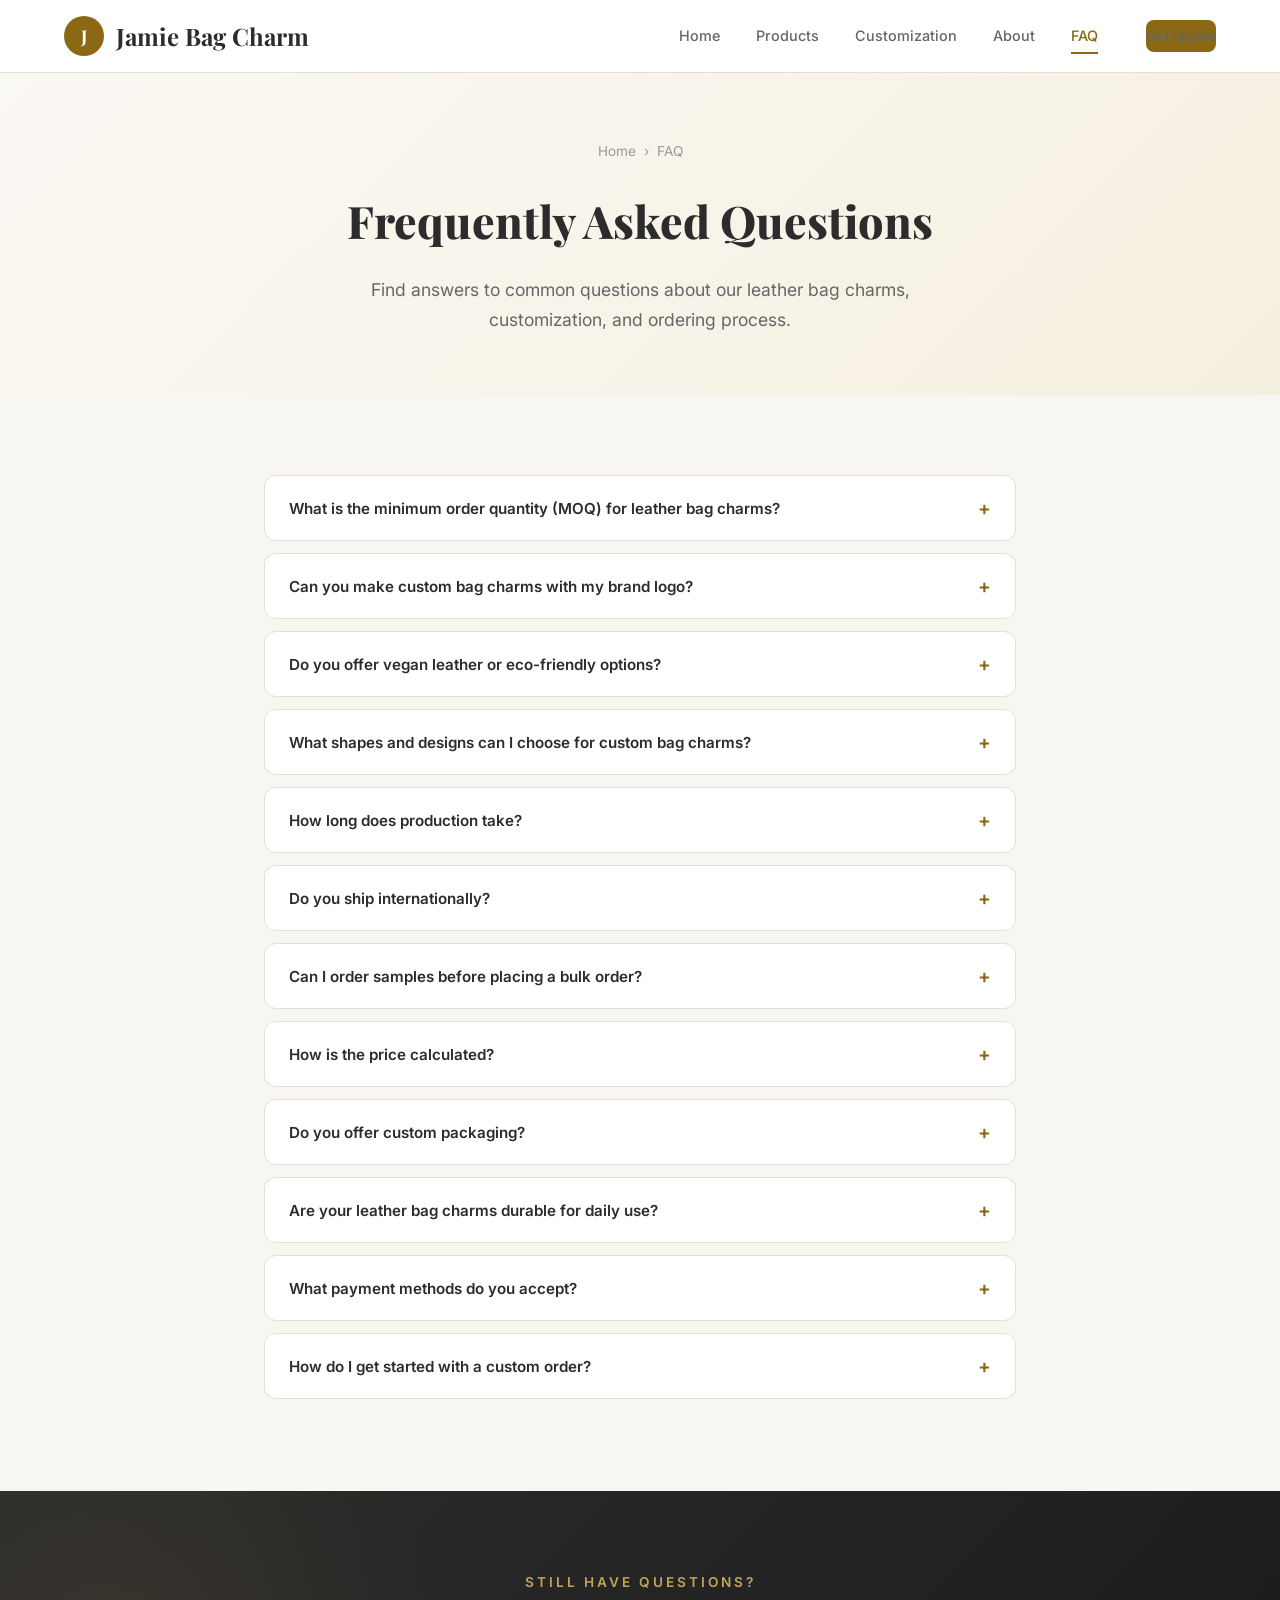
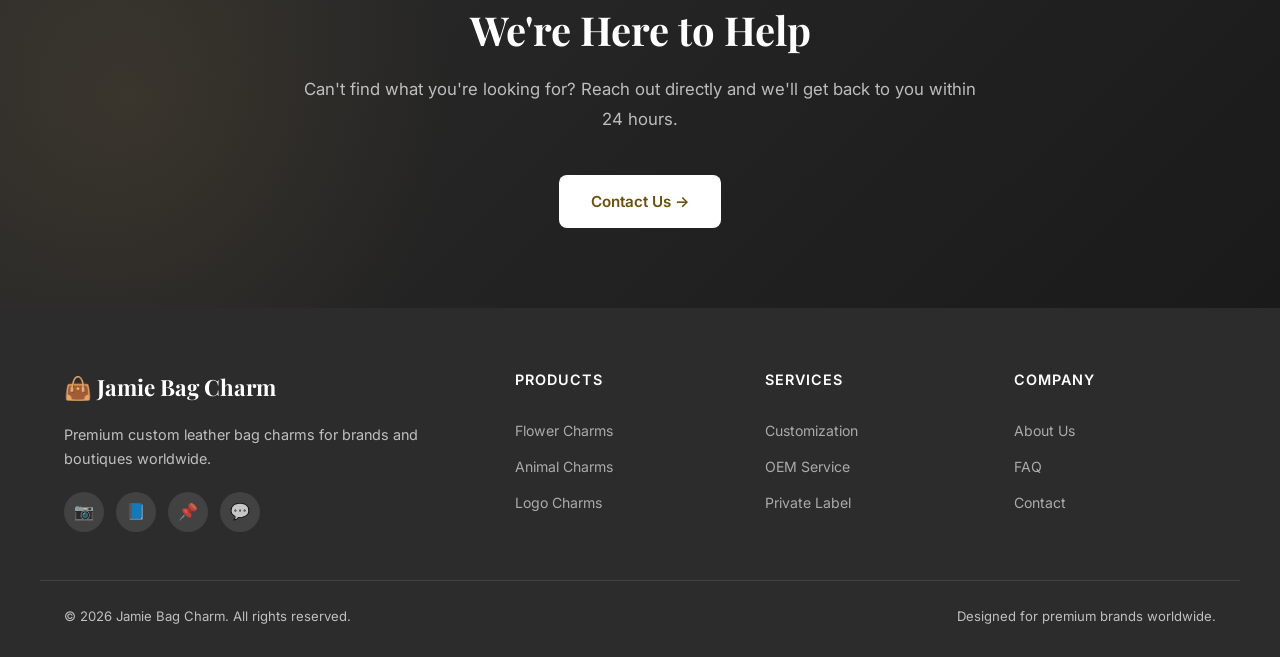
<file: faq.html>
<!DOCTYPE html>
<html lang="en">
<head>
  <meta charset="UTF-8">
  <meta name="viewport" content="width=device-width, initial-scale=1.0">
  <title>FAQ — Jamie Bag Charm</title>
  <meta name="description" content="Frequently asked questions about custom leather bag charms. MOQ, pricing, shipping, materials, and customization options.">
  <link rel="preconnect" href="https://fonts.googleapis.com">
  <link rel="preconnect" href="https://fonts.gstatic.com" crossorigin>
  <link href="https://fonts.googleapis.com/css2?family=Inter:wght@400;500;600;700&family=Playfair+Display:wght@600;700;800&display=swap" rel="stylesheet">
  <link rel="stylesheet" href="css/style.css">
</head>
<body>

  <!-- Header -->
  <header class="header" id="header">
    <nav class="nav container">
      <a href="index.html" class="nav-logo">
        <div class="logo-icon">J</div>
        Jamie Bag Charm
      </a>
      <div class="nav-links">
        <a href="index.html">Home</a>
        <a href="products.html">Products</a>
        <a href="customization.html">Customization</a>
        <a href="about.html">About</a>
        <a href="faq.html" class="active">FAQ</a>
        <a href="contact.html" class="btn btn-primary nav-cta">Get Quote</a>
      </div>
      <button class="mobile-toggle" onclick="toggleMobile()">☰</button>
    </nav>
  </header>

  <!-- Page Header -->
  <section class="page-header">
    <div class="container">
      <div class="breadcrumb">
        <a href="index.html">Home</a> <span>›</span> <span>FAQ</span>
      </div>
      <h1>Frequently Asked Questions</h1>
      <p>Find answers to common questions about our leather bag charms, customization, and ordering process.</p>
    </div>
  </section>

  <!-- FAQ -->
  <section class="faq-section section-padding">
    <div class="container faq-list">
      <div class="faq-item">
        <button class="faq-question">
          <span>What is the minimum order quantity (MOQ) for leather bag charms?</span>
          <span class="faq-toggle">+</span>
        </button>
        <div class="faq-answer">
          <div class="faq-answer-inner">
            Our MOQ starts at 100 pieces per design for most leather bag charms. For eco-friendly and specialized materials, the MOQ may be 200 pieces. We designed our low MOQ specifically to help boutique brands and startups get started without large upfront investment.
          </div>
        </div>
      </div>

      <div class="faq-item">
        <button class="faq-question">
          <span>Can you make custom bag charms with my brand logo?</span>
          <span class="faq-toggle">+</span>
        </button>
        <div class="faq-answer">
          <div class="faq-answer-inner">
            Absolutely! We specialize in branded leather bag charms. Your logo can be applied through embossing, debossing, foil stamping, UV printing, or laser engraving. We can create custom molds in your logo shape, or apply your logo to standard charm shapes.
          </div>
        </div>
      </div>

      <div class="faq-item">
        <button class="faq-question">
          <span>Do you offer vegan leather or eco-friendly options?</span>
          <span class="faq-toggle">+</span>
        </button>
        <div class="faq-answer">
          <div class="faq-answer-inner">
            Yes! We offer high-quality eco-friendly PU leather (vegan leather) and recycled leather options. These materials are durable, affordable, and perfect for brands committed to sustainability. Vegan leather options are available in all the same grain patterns and colors as our traditional leathers.
          </div>
        </div>
      </div>

      <div class="faq-item">
        <button class="faq-question">
          <span>What shapes and designs can I choose for custom bag charms?</span>
          <span class="faq-toggle">+</span>
        </button>
        <div class="faq-answer">
          <div class="faq-answer-inner">
            We can create almost any shape you can imagine! Popular options include geometric shapes (round, square, hexagon), hearts, stars, flowers, animals, letters, and custom logo outlines. Send us a sketch, reference image, or just describe your idea — our design team can bring it to life.
          </div>
        </div>
      </div>

      <div class="faq-item">
        <button class="faq-question">
          <span>How long does production take?</span>
          <span class="faq-toggle">+</span>
        </button>
        <div class="faq-answer">
          <div class="faq-answer-inner">
            Standard production time is 15–30 days depending on order quantity, design complexity, and customization requirements. Rush orders may be available for an additional fee. We'll provide an accurate timeline with your quote.
          </div>
        </div>
      </div>

      <div class="faq-item">
        <button class="faq-question">
          <span>Do you ship internationally?</span>
          <span class="faq-toggle">+</span>
        </button>
        <div class="faq-answer">
          <div class="faq-answer-inner">
            Yes, we ship worldwide via FedEx, DHL, UPS, and other trusted couriers. Shipping costs and transit times vary by destination. We provide full tracking for every shipment and can arrange door-to-door delivery to most countries.
          </div>
        </div>
      </div>

      <div class="faq-item">
        <button class="faq-question">
          <span>Can I order samples before placing a bulk order?</span>
          <span class="faq-toggle">+</span>
        </button>
        <div class="faq-answer">
          <div class="faq-answer-inner">
            Yes! We strongly recommend samples before bulk production. Sample costs vary by design and can be credited towards your bulk order if you proceed. This lets you verify materials, colors, and branding before committing to larger quantities.
          </div>
        </div>
      </div>

      <div class="faq-item">
        <button class="faq-question">
          <span>How is the price calculated?</span>
          <span class="faq-toggle">+</span>
        </button>
        <div class="faq-answer">
          <div class="faq-answer-inner">
            Pricing depends on several factors: charm size and shape, leather type (genuine vs. vegan), customization method (embossing, foil, UV, etc.), hardware selection, order quantity, and packaging requirements. Contact us with your specifications for a personalized quote within 24 hours.
          </div>
        </div>
      </div>

      <div class="faq-item">
        <button class="faq-question">
          <span>Do you offer custom packaging?</span>
          <span class="faq-toggle">+</span>
        </button>
        <div class="faq-answer">
          <div class="faq-answer-inner">
            Yes! We offer a variety of packaging solutions including kraft boxes, gift boxes, organza bags, and custom-printed packaging with your logo. Packaging can be plain (bulk) or branded for retail-ready presentation. Let us know your needs and we'll recommend the best options.
          </div>
        </div>
      </div>

      <div class="faq-item">
        <button class="faq-question">
          <span>Are your leather bag charms durable for daily use?</span>
          <span class="faq-toggle">+</span>
        </button>
        <div class="faq-answer">
          <div class="faq-answer-inner">
            Absolutely. We use premium leather and high-quality hardware to ensure long-lasting quality, even with regular use. All charms undergo quality control testing for durability. Genuine leather develops a beautiful patina over time, while our vegan leather options are designed to maintain their appearance with minimal care.
          </div>
        </div>
      </div>

      <div class="faq-item">
        <button class="faq-question">
          <span>What payment methods do you accept?</span>
          <span class="faq-toggle">+</span>
        </button>
        <div class="faq-answer">
          <div class="faq-answer-inner">
            We accept bank transfer (T/T), PayPal, Western Union, and Alibaba Trade Assurance for international orders. Payment terms typically require a deposit (30-50%) before production, with the balance due before shipping. Exact terms are specified in your quote.
          </div>
        </div>
      </div>

      <div class="faq-item">
        <button class="faq-question">
          <span>How do I get started with a custom order?</span>
          <span class="faq-toggle">+</span>
        </button>
        <div class="faq-answer">
          <div class="faq-answer-inner">
            Simply contact us through our contact form or email with your requirements: charm style, quantity, materials, and branding needs. Attach any reference images, sketches, or logo files. We'll respond within 24 hours with a quote and next steps. From there, we'll guide you through sample approval, production, and delivery.
          </div>
        </div>
      </div>
    </div>
  </section>

  <!-- CTA -->
  <section class="cta-section section-padding">
    <div class="container text-center" style="position:relative;z-index:1">
      <div class="section-subtitle" style="color:var(--color-primary-light)">Still Have Questions?</div>
      <h2 class="section-title">We're Here to Help</h2>
      <p class="section-desc">Can't find what you're looking for? Reach out directly and we'll get back to you within 24 hours.</p>
      <div class="cta-buttons">
        <a href="contact.html" class="btn btn-white">Contact Us →</a>
      </div>
    </div>
  </section>

  <!-- Footer -->
  <footer class="footer">
    <div class="container footer-grid">
      <div class="footer-brand">
        <div class="footer-logo">👜 Jamie Bag Charm</div>
        <p>Premium custom leather bag charms for brands and boutiques worldwide.</p>
        <div class="footer-social">
          <a href="#" title="Instagram">📷</a>
          <a href="#" title="Facebook">📘</a>
          <a href="#" title="Pinterest">📌</a>
          <a href="#" title="WhatsApp">💬</a>
        </div>
      </div>
      <div class="footer-col">
        <h4>Products</h4>
        <a href="products.html">Flower Charms</a>
        <a href="products.html">Animal Charms</a>
        <a href="products.html">Logo Charms</a>
      </div>
      <div class="footer-col">
        <h4>Services</h4>
        <a href="customization.html">Customization</a>
        <a href="customization.html">OEM Service</a>
        <a href="customization.html">Private Label</a>
      </div>
      <div class="footer-col">
        <h4>Company</h4>
        <a href="about.html">About Us</a>
        <a href="faq.html">FAQ</a>
        <a href="contact.html">Contact</a>
      </div>
    </div>
    <div class="container footer-bottom">
      <span>© 2026 Jamie Bag Charm. All rights reserved.</span>
      <span>Designed for premium brands worldwide.</span>
    </div>
  </footer>

  <script src="js/main.js"></script>
</body>
</html>
</file>
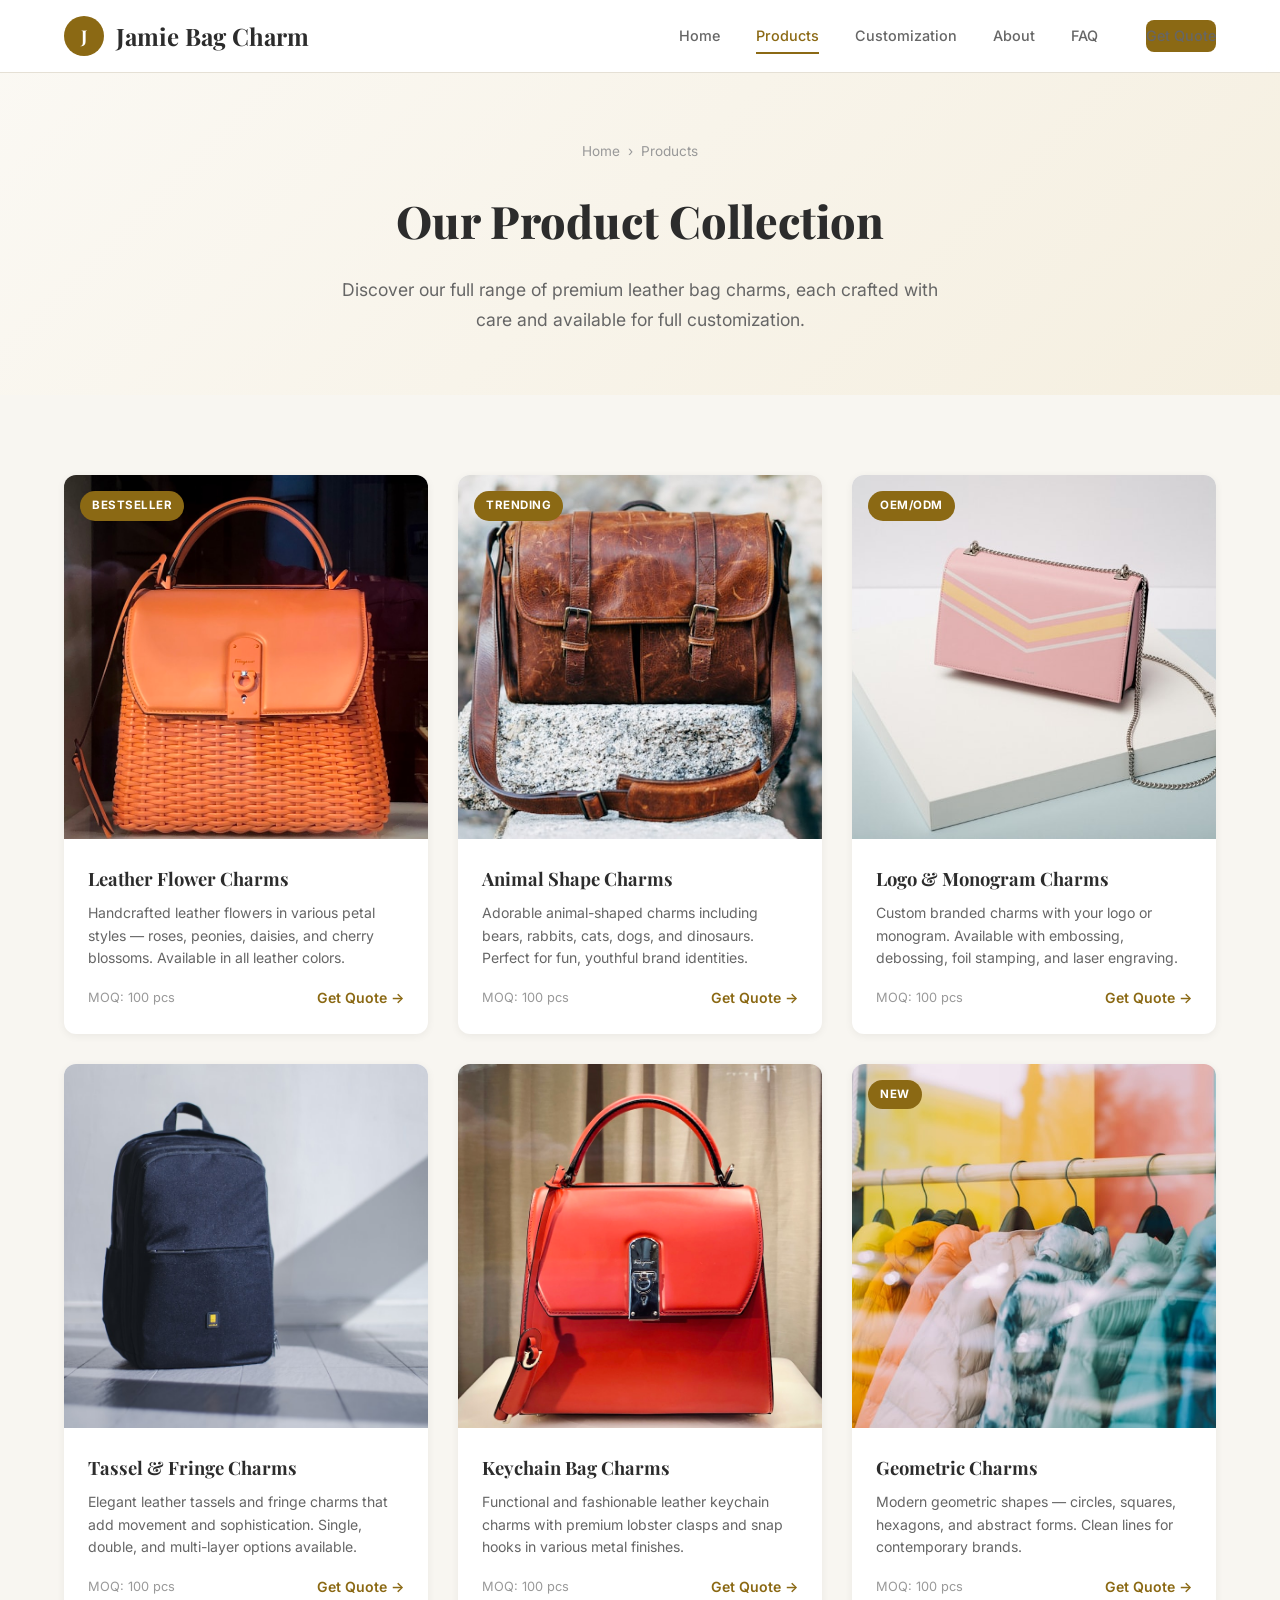
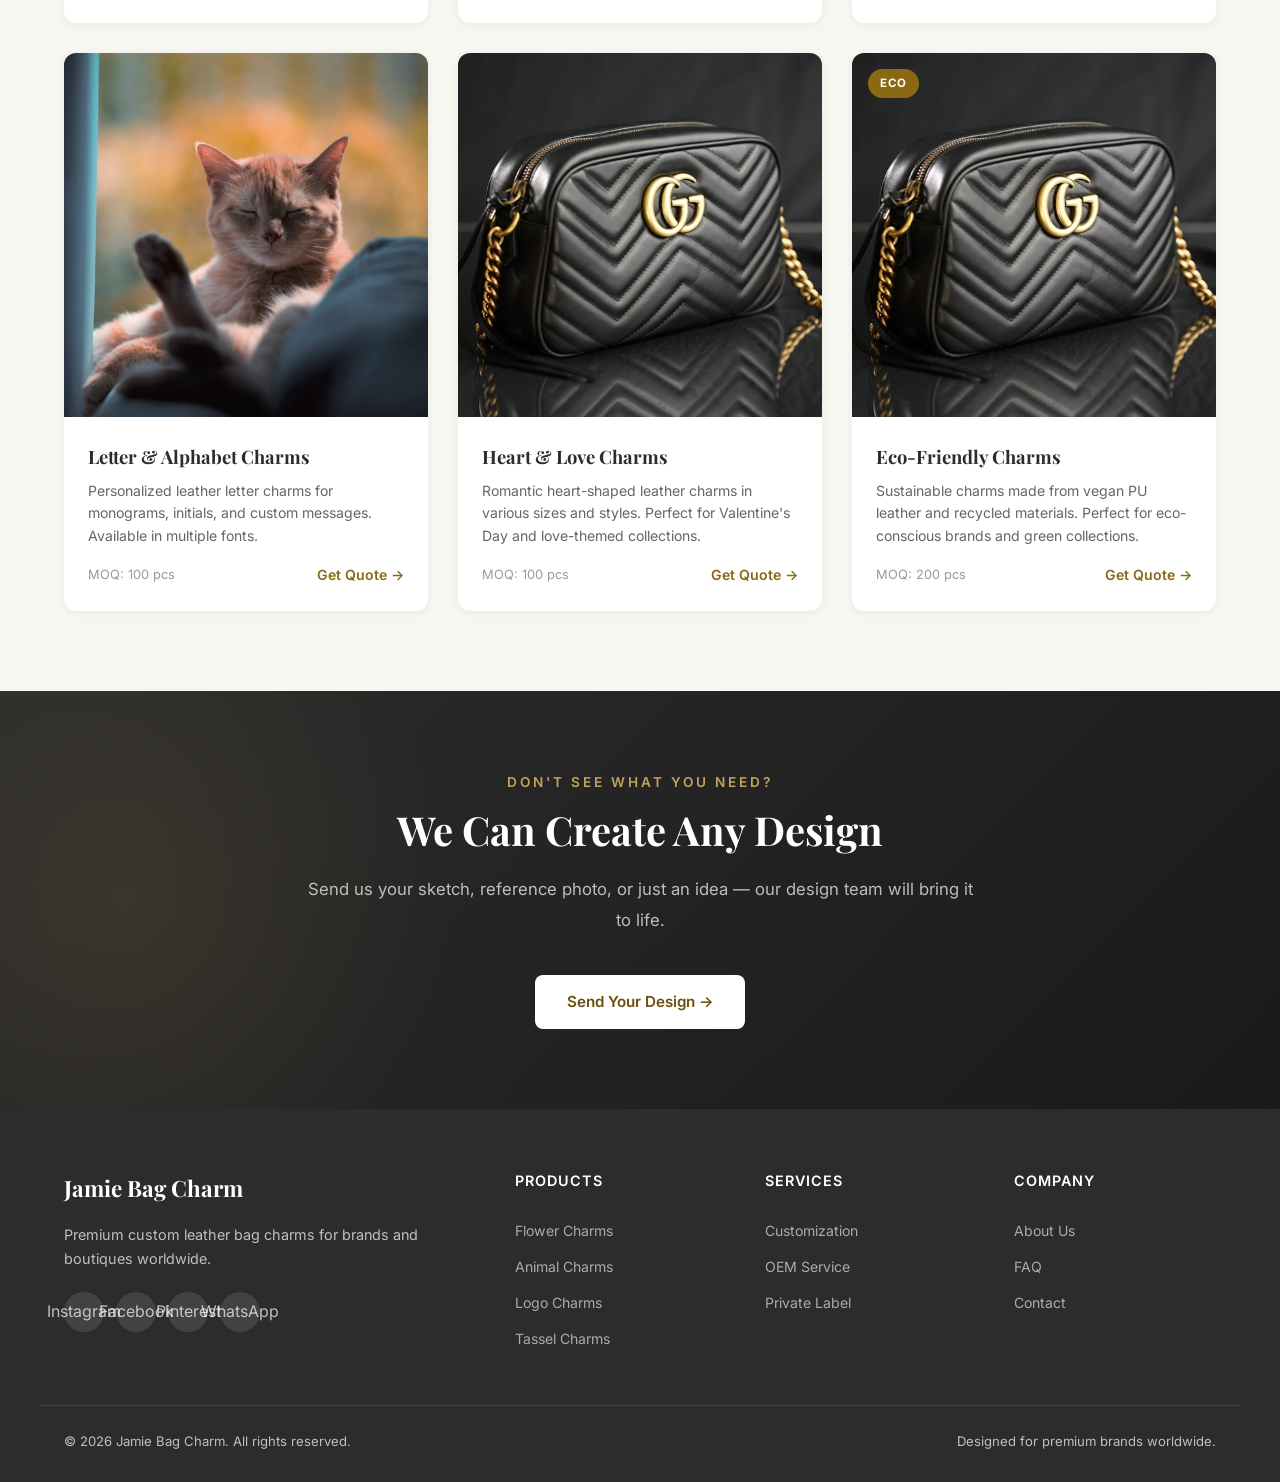
<file: products.html>
<!DOCTYPE html>
<html lang="en">
<head>
  <meta charset="UTF-8">
  <meta name="viewport" content="width=device-width, initial-scale=1.0">
  <title>Products — Jamie Bag Charm</title>
  <meta name="description" content="Explore our premium leather bag charm collection. Flower charms, animal shapes, logo charms, tassels, keychains and eco-friendly options.">
  <link rel="preconnect" href="https://fonts.googleapis.com">
  <link rel="preconnect" href="https://fonts.gstatic.com" crossorigin>
  <link href="https://fonts.googleapis.com/css2?family=Inter:wght@400;500;600;700&family=Playfair+Display:wght@600;700;800&display=swap" rel="stylesheet">
  <link rel="stylesheet" href="css/style.css">
</head>
<body>

  <!-- Header -->
  <header class="header" id="header">
    <nav class="nav container">
      <a href="index.html" class="nav-logo">
        <div class="logo-icon">J</div>
        Jamie Bag Charm
      </a>
      <div class="nav-links">
        <a href="index.html">Home</a>
        <a href="products.html" class="active">Products</a>
        <a href="customization.html">Customization</a>
        <a href="about.html">About</a>
        <a href="faq.html">FAQ</a>
        <a href="contact.html" class="btn btn-primary nav-cta">Get Quote</a>
      </div>
      <button class="mobile-toggle" onclick="toggleMobile()">☰</button>
    </nav>
  </header>

  <!-- Page Header -->
  <section class="page-header">
    <div class="container">
      <div class="breadcrumb">
        <a href="index.html">Home</a> <span>›</span> <span>Products</span>
      </div>
      <h1>Our Product Collection</h1>
      <p>Discover our full range of premium leather bag charms, each crafted with care and available for full customization.</p>
    </div>
  </section>

  <!-- Products -->
  <section class="products section-padding">
    <div class="container products-grid">
      <!-- Flower Charms -->
      <div class="product-card">
        <div class="product-image">
          <span class="product-tag">BESTSELLER</span>
          <img src="images/tassel-charms-1.jpg" alt="Leather Flower Charms">
        </div>
        <div class="product-info">
          <h3>Leather Flower Charms</h3>
          <p>Handcrafted leather flowers in various petal styles — roses, peonies, daisies, and cherry blossoms. Available in all leather colors.</p>
          <div class="product-meta">
            <span class="product-moq">MOQ: 100 pcs</span>
            <a href="contact.html" class="product-link">Get Quote →</a>
          </div>
        </div>
      </div>

      <!-- Animal Charms -->
      <div class="product-card">
        <div class="product-image">
          <span class="product-tag">TRENDING</span>
          <img src="images/fashion-leather-7.jpg" alt="Animal Shape Charms">
        </div>
        <div class="product-info">
          <h3>Animal Shape Charms</h3>
          <p>Adorable animal-shaped charms including bears, rabbits, cats, dogs, and dinosaurs. Perfect for fun, youthful brand identities.</p>
          <div class="product-meta">
            <span class="product-moq">MOQ: 100 pcs</span>
            <a href="contact.html" class="product-link">Get Quote →</a>
          </div>
        </div>
      </div>

      <!-- Logo Charms -->
      <div class="product-card">
        <div class="product-image">
          <span class="product-tag">OEM/ODM</span>
          <img src="images/leather-goods-4.jpg" alt="Logo Monogram Charms">
        </div>
        <div class="product-info">
          <h3>Logo & Monogram Charms</h3>
          <p>Custom branded charms with your logo or monogram. Available with embossing, debossing, foil stamping, and laser engraving.</p>
          <div class="product-meta">
            <span class="product-moq">MOQ: 100 pcs</span>
            <a href="contact.html" class="product-link">Get Quote →</a>
          </div>
        </div>
      </div>

      <!-- Tassel Charms -->
      <div class="product-card">
        <div class="product-image">
          <img src="images/leather-tassel-6.jpg" alt="Tassel Fringe Charms">
        </div>
        <div class="product-info">
          <h3>Tassel & Fringe Charms</h3>
          <p>Elegant leather tassels and fringe charms that add movement and sophistication. Single, double, and multi-layer options available.</p>
          <div class="product-meta">
            <span class="product-moq">MOQ: 100 pcs</span>
            <a href="contact.html" class="product-link">Get Quote →</a>
          </div>
        </div>
      </div>

      <!-- Keychain Charms -->
      <div class="product-card">
        <div class="product-image">
          <img src="images/leather-bags-2.jpg" alt="Keychain Bag Charms">
        </div>
        <div class="product-info">
          <h3>Keychain Bag Charms</h3>
          <p>Functional and fashionable leather keychain charms with premium lobster clasps and snap hooks in various metal finishes.</p>
          <div class="product-meta">
            <span class="product-moq">MOQ: 100 pcs</span>
            <a href="contact.html" class="product-link">Get Quote →</a>
          </div>
        </div>
      </div>

      <!-- Geometric Charms -->
      <div class="product-card">
        <div class="product-image">
          <span class="product-tag">NEW</span>
          <img src="images/luxury-leather-8.jpg" alt="Geometric Charms">
        </div>
        <div class="product-info">
          <h3>Geometric Charms</h3>
          <p>Modern geometric shapes — circles, squares, hexagons, and abstract forms. Clean lines for contemporary brands.</p>
          <div class="product-meta">
            <span class="product-moq">MOQ: 100 pcs</span>
            <a href="contact.html" class="product-link">Get Quote →</a>
          </div>
        </div>
      </div>

      <!-- Letter Charms -->
      <div class="product-card">
        <div class="product-image">
          <img src="images/bag-charm-5.jpg" alt="Letter Alphabet Charms">
        </div>
        <div class="product-info">
          <h3>Letter & Alphabet Charms</h3>
          <p>Personalized leather letter charms for monograms, initials, and custom messages. Available in multiple fonts.</p>
          <div class="product-meta">
            <span class="product-moq">MOQ: 100 pcs</span>
            <a href="contact.html" class="product-link">Get Quote →</a>
          </div>
        </div>
      </div>

      <!-- Heart Charms -->
      <div class="product-card">
        <div class="product-image">
          <img src="images/accessories-3.jpg" alt="Heart Love Charms">
        </div>
        <div class="product-info">
          <h3>Heart & Love Charms</h3>
          <p>Romantic heart-shaped leather charms in various sizes and styles. Perfect for Valentine's Day and love-themed collections.</p>
          <div class="product-meta">
            <span class="product-moq">MOQ: 100 pcs</span>
            <a href="contact.html" class="product-link">Get Quote →</a>
          </div>
        </div>
      </div>

      <!-- Eco-Friendly -->
      <div class="product-card">
        <div class="product-image">
          <span class="product-tag">ECO</span>
          <img src="images/accessories-3.jpg" alt="Eco-Friendly Charms">
        </div>
        <div class="product-info">
          <h3>Eco-Friendly Charms</h3>
          <p>Sustainable charms made from vegan PU leather and recycled materials. Perfect for eco-conscious brands and green collections.</p>
          <div class="product-meta">
            <span class="product-moq">MOQ: 200 pcs</span>
            <a href="contact.html" class="product-link">Get Quote →</a>
          </div>
        </div>
      </div>
    </div>
  </section>

  <!-- CTA -->
  <section class="cta-section section-padding">
    <div class="container text-center" style="position:relative;z-index:1">
      <div class="section-subtitle" style="color:var(--color-primary-light)">Don't See What You Need?</div>
      <h2 class="section-title">We Can Create Any Design</h2>
      <p class="section-desc">Send us your sketch, reference photo, or just an idea — our design team will bring it to life.</p>
      <div class="cta-buttons">
        <a href="contact.html" class="btn btn-white">Send Your Design →</a>
      </div>
    </div>
  </section>

  <!-- Footer -->
  <footer class="footer">
    <div class="container footer-grid">
      <div class="footer-brand">
        <div class="footer-logo">Jamie Bag Charm</div>
        <p>Premium custom leather bag charms for brands and boutiques worldwide.</p>
        <div class="footer-social">
          <a href="#" title="Instagram">Instagram</a>
          <a href="#" title="Facebook">Facebook</a>
          <a href="#" title="Pinterest">Pinterest</a>
          <a href="#" title="WhatsApp">WhatsApp</a>
        </div>
      </div>
      <div class="footer-col">
        <h4>Products</h4>
        <a href="#">Flower Charms</a>
        <a href="#">Animal Charms</a>
        <a href="#">Logo Charms</a>
        <a href="#">Tassel Charms</a>
      </div>
      <div class="footer-col">
        <h4>Services</h4>
        <a href="customization.html">Customization</a>
        <a href="customization.html">OEM Service</a>
        <a href="customization.html">Private Label</a>
      </div>
      <div class="footer-col">
        <h4>Company</h4>
        <a href="about.html">About Us</a>
        <a href="faq.html">FAQ</a>
        <a href="contact.html">Contact</a>
      </div>
    </div>
    <div class="container footer-bottom">
      <span>© 2026 Jamie Bag Charm. All rights reserved.</span>
      <span>Designed for premium brands worldwide.</span>
    </div>
  </footer>

  <script src="js/main.js"></script>
</body>
</html>
</file>
<file: css/style.css>
/* ============================================
   Jamie Bag Charm - Premium Leather Bag Charms
   Style Sheet
   ============================================ */

/* ---------- CSS Variables ---------- */
:root {
  --color-primary: #8B6914;
  --color-primary-dark: #6B4F0E;
  --color-primary-light: #C4A35A;
  --color-secondary: #2C2C2C;
  --color-accent: #D4A853;
  --color-bg: #FFFFFF;
  --color-bg-alt: #F8F6F1;
  --color-bg-warm: #FBF9F4;
  --color-text: #333333;
  --color-text-light: #666666;
  --color-text-muted: #999999;
  --color-border: #E5E0D5;
  --color-white: #FFFFFF;
  --font-heading: 'Playfair Display', Georgia, 'Times New Roman', serif;
  --font-body: 'Inter', 'Segoe UI', 'Helvetica Neue', Arial, sans-serif;
  --shadow-sm: 0 2px 8px rgba(0,0,0,0.06);
  --shadow-md: 0 4px 20px rgba(0,0,0,0.08);
  --shadow-lg: 0 8px 40px rgba(0,0,0,0.12);
  --radius-sm: 8px;
  --radius-md: 12px;
  --radius-lg: 20px;
  --transition: 0.3s ease;
}

/* ---------- Reset & Base ---------- */
*, *::before, *::after { box-sizing: border-box; margin: 0; padding: 0; }

html {
  scroll-behavior: smooth;
  font-size: 16px;
}

body {
  font-family: var(--font-body);
  color: var(--color-text);
  background: var(--color-bg);
  line-height: 1.7;
  -webkit-font-smoothing: antialiased;
}

a { color: var(--color-primary); text-decoration: none; transition: color var(--transition); }
a:hover { color: var(--color-primary-dark); }

img { max-width: 100%; height: auto; display: block; }

ul, ol { list-style: none; }

/* ---------- Utility ---------- */
.container {
  max-width: 1200px;
  margin: 0 auto;
  padding: 0 24px;
}

.section-padding {
  padding: 80px 0;
}

.text-center { text-align: center; }

.section-subtitle {
  font-family: var(--font-body);
  font-size: 0.85rem;
  font-weight: 600;
  letter-spacing: 3px;
  text-transform: uppercase;
  color: var(--color-primary);
  margin-bottom: 12px;
}

.section-title {
  font-family: var(--font-heading);
  font-size: 2.5rem;
  font-weight: 700;
  color: var(--color-secondary);
  margin-bottom: 20px;
  line-height: 1.2;
}

.section-desc {
  font-size: 1.05rem;
  color: var(--color-text-light);
  max-width: 680px;
  margin: 0 auto 40px;
  line-height: 1.8;
}

/* ---------- Buttons ---------- */
.btn {
  display: inline-flex;
  align-items: center;
  gap: 8px;
  padding: 14px 32px;
  font-family: var(--font-body);
  font-size: 0.95rem;
  font-weight: 600;
  border: none;
  border-radius: var(--radius-sm);
  cursor: pointer;
  transition: all var(--transition);
  text-decoration: none;
}

.btn-primary {
  background: var(--color-primary);
  color: var(--color-white);
}
.btn-primary:hover {
  background: var(--color-primary-dark);
  color: var(--color-white);
  transform: translateY(-2px);
  box-shadow: var(--shadow-md);
}

.btn-outline {
  background: transparent;
  color: var(--color-primary);
  border: 2px solid var(--color-primary);
}
.btn-outline:hover {
  background: var(--color-primary);
  color: var(--color-white);
  transform: translateY(-2px);
}

.btn-white {
  background: var(--color-white);
  color: var(--color-primary-dark);
}
.btn-white:hover {
  background: var(--color-bg-warm);
  transform: translateY(-2px);
  box-shadow: var(--shadow-md);
}

/* ---------- Header / Navigation ---------- */
.header {
  position: fixed;
  top: 0;
  left: 0;
  right: 0;
  z-index: 1000;
  background: rgba(255,255,255,0.97);
  backdrop-filter: blur(12px);
  border-bottom: 1px solid var(--color-border);
  transition: all var(--transition);
}

.header.scrolled {
  box-shadow: var(--shadow-sm);
}

.nav {
  display: flex;
  align-items: center;
  justify-content: space-between;
  height: 72px;
}

.nav-logo {
  display: flex;
  align-items: center;
  gap: 12px;
  font-family: var(--font-heading);
  font-size: 1.5rem;
  font-weight: 700;
  color: var(--color-secondary);
}

.nav-logo .logo-icon {
  width: 40px;
  height: 40px;
  background: var(--color-primary);
  border-radius: 50%;
  display: flex;
  align-items: center;
  justify-content: center;
  color: white;
  font-size: 1.1rem;
}

.nav-links {
  display: flex;
  align-items: center;
  gap: 36px;
}

.nav-links a {
  font-size: 0.9rem;
  font-weight: 500;
  color: var(--color-text-light);
  position: relative;
  padding: 4px 0;
}

.nav-links a::after {
  content: '';
  position: absolute;
  bottom: -2px;
  left: 0;
  width: 0;
  height: 2px;
  background: var(--color-primary);
  transition: width var(--transition);
}

.nav-links a:hover,
.nav-links a.active {
  color: var(--color-primary);
}

.nav-links a:hover::after,
.nav-links a.active::after {
  width: 100%;
}

.nav-cta {
  margin-left: 12px;
}

.mobile-toggle {
  display: none;
  background: none;
  border: none;
  font-size: 1.5rem;
  color: var(--color-secondary);
  cursor: pointer;
}

/* ---------- Hero Section ---------- */
.hero {
  position: relative;
  min-height: 100vh;
  display: flex;
  align-items: center;
  background: linear-gradient(135deg, var(--color-bg-warm) 0%, var(--color-bg) 50%, #F5EFE0 100%);
  overflow: hidden;
  padding-top: 72px;
}

.hero::before {
  content: '';
  position: absolute;
  top: -50%;
  right: -20%;
  width: 80%;
  height: 200%;
  background: radial-gradient(ellipse, rgba(212,168,83,0.08) 0%, transparent 60%);
  pointer-events: none;
}

.hero-content {
  display: grid;
  grid-template-columns: 1fr 1fr;
  gap: 60px;
  align-items: center;
}

.hero-text {
  position: relative;
  z-index: 2;
}

.hero-badge {
  display: inline-flex;
  align-items: center;
  gap: 8px;
  background: rgba(139,105,20,0.08);
  border: 1px solid rgba(139,105,20,0.15);
  border-radius: 50px;
  padding: 8px 18px;
  font-size: 0.8rem;
  font-weight: 600;
  color: var(--color-primary);
  margin-bottom: 24px;
}

.hero-badge .dot {
  width: 8px;
  height: 8px;
  background: var(--color-primary);
  border-radius: 50%;
  animation: pulse 2s infinite;
}

@keyframes pulse {
  0%, 100% { opacity: 1; }
  50% { opacity: 0.4; }
}

.hero h1 {
  font-family: var(--font-heading);
  font-size: 3.5rem;
  font-weight: 800;
  color: var(--color-secondary);
  line-height: 1.15;
  margin-bottom: 24px;
}

.hero h1 .highlight {
  color: var(--color-primary);
  position: relative;
}

.hero h1 .highlight::after {
  content: '';
  position: absolute;
  bottom: 4px;
  left: 0;
  width: 100%;
  height: 8px;
  background: rgba(212,168,83,0.25);
  z-index: -1;
}

.hero-desc {
  font-size: 1.15rem;
  color: var(--color-text-light);
  line-height: 1.8;
  margin-bottom: 36px;
  max-width: 520px;
}

.hero-buttons {
  display: flex;
  gap: 16px;
  margin-bottom: 48px;
}

.hero-stats {
  display: flex;
  gap: 48px;
  padding-top: 32px;
  border-top: 1px solid var(--color-border);
}

.hero-stat .number {
  font-family: var(--font-heading);
  font-size: 2rem;
  font-weight: 700;
  color: var(--color-primary);
}

.hero-stat .label {
  font-size: 0.85rem;
  color: var(--color-text-muted);
  margin-top: 4px;
}

.hero-visual {
  position: relative;
  z-index: 2;
}

.hero-image-wrapper {
  position: relative;
  border-radius: var(--radius-lg);
  overflow: hidden;
  box-shadow: var(--shadow-lg);
}

.hero-img {
  width: 100%;
  aspect-ratio: 4/5;
  object-fit: cover;
  object-position: center;
  display: block;
}

.hero-float-card {
  position: absolute;
  background: var(--color-white);
  border-radius: var(--radius-md);
  padding: 16px 20px;
  box-shadow: var(--shadow-md);
  animation: float 3s ease-in-out infinite;
}

.hero-float-card.card-1 {
  top: 20%;
  left: -40px;
  animation-delay: 0s;
}

.hero-float-card.card-2 {
  bottom: 15%;
  right: -30px;
  animation-delay: 1.5s;
}

@keyframes float {
  0%, 100% { transform: translateY(0); }
  50% { transform: translateY(-10px); }
}

.float-card-icon {
  font-size: 1.5rem;
  margin-bottom: 4px;
}

.float-card-text {
  font-size: 0.8rem;
  font-weight: 600;
  color: var(--color-secondary);
}

.float-card-sub {
  font-size: 0.7rem;
  color: var(--color-text-muted);
}

/* ---------- Features Section ---------- */
.features {
  background: var(--color-bg);
}

.features-grid {
  display: grid;
  grid-template-columns: repeat(4, 1fr);
  gap: 24px;
}

.feature-card {
  background: var(--color-bg-warm);
  border: 1px solid var(--color-border);
  border-radius: var(--radius-md);
  padding: 36px 28px;
  text-align: center;
  transition: all var(--transition);
}

.feature-card:hover {
  transform: translateY(-6px);
  box-shadow: var(--shadow-md);
  border-color: var(--color-primary-light);
}

.feature-icon {
  width: 64px;
  height: 64px;
  margin: 0 auto 20px;
  background: linear-gradient(135deg, var(--color-primary), var(--color-accent));
  border-radius: var(--radius-md);
  display: flex;
  align-items: center;
  justify-content: center;
  font-size: 1.6rem;
  color: white;
}

.feature-icon-img {
  width: 64px;
  height: 64px;
  object-fit: cover;
  border-radius: var(--radius-md);
  display: block;
}

.feature-card h3 {
  font-family: var(--font-heading);
  font-size: 1.15rem;
  font-weight: 700;
  color: var(--color-secondary);
  margin-bottom: 10px;
}

.feature-card p {
  font-size: 0.9rem;
  color: var(--color-text-light);
  line-height: 1.6;
}

/* ---------- Products Section ---------- */
.products {
  background: var(--color-bg-alt);
}

.products-grid {
  display: grid;
  grid-template-columns: repeat(3, 1fr);
  gap: 30px;
}

.product-card {
  background: var(--color-white);
  border-radius: var(--radius-md);
  overflow: hidden;
  box-shadow: var(--shadow-sm);
  transition: all var(--transition);
}

.product-card:hover {
  transform: translateY(-8px);
  box-shadow: var(--shadow-lg);
}

.product-image {
  aspect-ratio: 1;
  background: linear-gradient(135deg, #F5EFE0 0%, #E8DCC8 100%);
  display: flex;
  align-items: center;
  justify-content: center;
  position: relative;
  overflow: hidden;
}

.product-image img {
  width: 100%;
  height: 100%;
  object-fit: cover;
  object-position: center;
}

.product-tag {
  position: absolute;
  top: 16px;
  left: 16px;
  background: var(--color-primary);
  color: white;
  font-size: 0.72rem;
  font-weight: 700;
  padding: 5px 12px;
  border-radius: 50px;
  letter-spacing: 0.5px;
}

.product-info {
  padding: 24px;
}

.product-info h3 {
  font-family: var(--font-heading);
  font-size: 1.15rem;
  font-weight: 700;
  color: var(--color-secondary);
  margin-bottom: 8px;
}

.product-info p {
  font-size: 0.88rem;
  color: var(--color-text-light);
  line-height: 1.6;
  margin-bottom: 16px;
}

.product-meta {
  display: flex;
  align-items: center;
  justify-content: space-between;
}

.product-moq {
  font-size: 0.8rem;
  color: var(--color-text-muted);
}

.product-link {
  font-size: 0.88rem;
  font-weight: 600;
  color: var(--color-primary);
  display: inline-flex;
  align-items: center;
  gap: 4px;
}

.product-link:hover { gap: 8px; }

/* ---------- Customization Steps ---------- */
.customization {
  background: var(--color-bg);
}

.steps-grid {
  display: grid;
  grid-template-columns: repeat(4, 1fr);
  gap: 24px;
  position: relative;
}

.steps-grid::before {
  content: '';
  position: absolute;
  top: 44px;
  left: 12.5%;
  right: 12.5%;
  height: 2px;
  background: linear-gradient(90deg, var(--color-primary-light), var(--color-primary), var(--color-primary-light));
  z-index: 0;
}

.step-card {
  position: relative;
  z-index: 1;
  text-align: center;
  padding: 0 12px;
}

.step-number {
  width: 56px;
  height: 56px;
  margin: 0 auto 20px;
  background: var(--color-white);
  border: 3px solid var(--color-primary);
  border-radius: 50%;
  display: flex;
  align-items: center;
  justify-content: center;
  font-family: var(--font-heading);
  font-size: 1.3rem;
  font-weight: 700;
  color: var(--color-primary);
}

.step-card h3 {
  font-family: var(--font-heading);
  font-size: 1.05rem;
  font-weight: 700;
  color: var(--color-secondary);
  margin-bottom: 10px;
}

.step-card p {
  font-size: 0.88rem;
  color: var(--color-text-light);
  line-height: 1.6;
}

.step-options {
  display: flex;
  flex-wrap: wrap;
  gap: 6px;
  justify-content: center;
  margin-top: 12px;
}

.step-option-tag {
  background: var(--color-bg-alt);
  border: 1px solid var(--color-border);
  border-radius: 50px;
  padding: 4px 12px;
  font-size: 0.72rem;
  color: var(--color-text-light);
}

/* ---------- Materials Section ---------- */
.materials {
  background: var(--color-bg-alt);
}

.materials-grid {
  display: grid;
  grid-template-columns: repeat(3, 1fr);
  gap: 24px;
}

.material-card {
  background: var(--color-white);
  border-radius: var(--radius-md);
  padding: 32px;
  text-align: center;
  border: 1px solid var(--color-border);
  transition: all var(--transition);
}

.material-card:hover {
  border-color: var(--color-primary-light);
  box-shadow: var(--shadow-md);
}

.material-icon {
  font-size: 3rem;
  margin-bottom: 16px;
}

.material-icon-img {
  width: 80px;
  height: 80px;
  object-fit: cover;
  border-radius: var(--radius-sm);
}

.material-card h3 {
  font-family: var(--font-heading);
  font-size: 1.1rem;
  font-weight: 700;
  color: var(--color-secondary);
  margin-bottom: 8px;
}

.material-card p {
  font-size: 0.88rem;
  color: var(--color-text-light);
  line-height: 1.6;
}

/* ---------- Testimonials ---------- */
.testimonials {
  background: var(--color-bg);
}

.testimonials-grid {
  display: grid;
  grid-template-columns: repeat(3, 1fr);
  gap: 24px;
}

.testimonial-card {
  background: var(--color-bg-warm);
  border: 1px solid var(--color-border);
  border-radius: var(--radius-md);
  padding: 32px;
}

.testimonial-stars {
  color: var(--color-accent);
  font-size: 1rem;
  margin-bottom: 16px;
  letter-spacing: 2px;
}

.testimonial-text {
  font-size: 0.95rem;
  color: var(--color-text);
  line-height: 1.7;
  margin-bottom: 20px;
  font-style: italic;
}

.testimonial-author {
  display: flex;
  align-items: center;
  gap: 12px;
}

.testimonial-avatar {
  width: 44px;
  height: 44px;
  border-radius: 50%;
  background: linear-gradient(135deg, var(--color-primary-light), var(--color-primary));
  display: flex;
  align-items: center;
  justify-content: center;
  color: white;
  font-size: 1rem;
  font-weight: 700;
}

.testimonial-name {
  font-weight: 600;
  font-size: 0.9rem;
  color: var(--color-secondary);
}

.testimonial-role {
  font-size: 0.78rem;
  color: var(--color-text-muted);
}

/* ---------- CTA Section ---------- */
.cta-section {
  background: linear-gradient(135deg, var(--color-secondary) 0%, #1a1a1a 100%);
  color: var(--color-white);
  text-align: center;
  position: relative;
  overflow: hidden;
}

.cta-section::before {
  content: '';
  position: absolute;
  top: -50%;
  left: -20%;
  width: 60%;
  height: 200%;
  background: radial-gradient(ellipse, rgba(212,168,83,0.1) 0%, transparent 60%);
}

.cta-section .section-title {
  color: var(--color-white);
}

.cta-section .section-desc {
  color: rgba(255,255,255,0.7);
}

.cta-buttons {
  display: flex;
  gap: 16px;
  justify-content: center;
}

/* ---------- FAQ Section ---------- */
.faq-section {
  background: var(--color-bg-alt);
}

.faq-list {
  max-width: 800px;
  margin: 0 auto;
}

.faq-item {
  background: var(--color-white);
  border: 1px solid var(--color-border);
  border-radius: var(--radius-md);
  margin-bottom: 12px;
  overflow: hidden;
}

.faq-question {
  width: 100%;
  padding: 20px 24px;
  display: flex;
  align-items: center;
  justify-content: space-between;
  background: none;
  border: none;
  cursor: pointer;
  font-family: var(--font-body);
  font-size: 0.95rem;
  font-weight: 600;
  color: var(--color-secondary);
  text-align: left;
  transition: all var(--transition);
}

.faq-question:hover {
  color: var(--color-primary);
}

.faq-toggle {
  font-size: 1.2rem;
  transition: transform var(--transition);
  color: var(--color-primary);
}

.faq-item.active .faq-toggle {
  transform: rotate(45deg);
}

.faq-answer {
  max-height: 0;
  overflow: hidden;
  transition: max-height 0.4s ease;
}

.faq-answer-inner {
  padding: 0 24px 20px;
  font-size: 0.9rem;
  color: var(--color-text-light);
  line-height: 1.7;
}

.faq-item.active .faq-answer {
  max-height: 300px;
}

/* ---------- Footer ---------- */
.footer {
  background: var(--color-secondary);
  color: rgba(255,255,255,0.7);
  padding: 60px 0 30px;
}

.footer-grid {
  display: grid;
  grid-template-columns: 2fr 1fr 1fr 1fr;
  gap: 48px;
  margin-bottom: 48px;
}

.footer-brand .footer-logo {
  font-family: var(--font-heading);
  font-size: 1.4rem;
  font-weight: 700;
  color: var(--color-white);
  margin-bottom: 16px;
}

.footer-brand p {
  font-size: 0.9rem;
  line-height: 1.7;
  margin-bottom: 20px;
}

.footer-social {
  display: flex;
  gap: 12px;
}

.footer-social a {
  width: 40px;
  height: 40px;
  border-radius: 50%;
  background: rgba(255,255,255,0.1);
  display: flex;
  align-items: center;
  justify-content: center;
  color: rgba(255,255,255,0.7);
  font-size: 1rem;
  transition: all var(--transition);
}

.footer-social a:hover {
  background: var(--color-primary);
  color: white;
}

.footer-col h4 {
  font-size: 0.9rem;
  font-weight: 600;
  color: var(--color-white);
  margin-bottom: 20px;
  letter-spacing: 1px;
  text-transform: uppercase;
}

.footer-col a {
  display: block;
  font-size: 0.88rem;
  color: rgba(255,255,255,0.6);
  padding: 6px 0;
  transition: color var(--transition);
}

.footer-col a:hover {
  color: var(--color-primary-light);
}

.footer-bottom {
  border-top: 1px solid rgba(255,255,255,0.1);
  padding-top: 24px;
  display: flex;
  align-items: center;
  justify-content: space-between;
  font-size: 0.82rem;
}

/* ---------- Page Header (for inner pages) ---------- */
.page-header {
  background: linear-gradient(135deg, var(--color-bg-warm) 0%, #F5EFE0 100%);
  padding: 140px 0 60px;
  text-align: center;
}

.page-header h1 {
  font-family: var(--font-heading);
  font-size: 2.8rem;
  font-weight: 800;
  color: var(--color-secondary);
  margin-bottom: 16px;
}

.page-header p {
  font-size: 1.1rem;
  color: var(--color-text-light);
  max-width: 600px;
  margin: 0 auto;
}

.breadcrumb {
  display: flex;
  align-items: center;
  justify-content: center;
  gap: 8px;
  font-size: 0.85rem;
  color: var(--color-text-muted);
  margin-bottom: 20px;
}

.breadcrumb a {
  color: var(--color-text-muted);
}
.breadcrumb a:hover { color: var(--color-primary); }

/* ---------- Contact Form ---------- */
.contact-section {
  background: var(--color-bg);
}

.contact-grid {
  display: grid;
  grid-template-columns: 1fr 1fr;
  gap: 60px;
}

.contact-info h3 {
  font-family: var(--font-heading);
  font-size: 1.5rem;
  font-weight: 700;
  color: var(--color-secondary);
  margin-bottom: 20px;
}

.contact-info p {
  font-size: 0.95rem;
  color: var(--color-text-light);
  line-height: 1.8;
  margin-bottom: 32px;
}

.contact-detail {
  display: flex;
  align-items: flex-start;
  gap: 16px;
  margin-bottom: 24px;
}

.contact-detail-icon {
  width: 44px;
  height: 44px;
  background: var(--color-bg-alt);
  border-radius: var(--radius-sm);
  display: flex;
  align-items: center;
  justify-content: center;
  font-size: 1.1rem;
  flex-shrink: 0;
}

.contact-detail-text strong {
  display: block;
  font-size: 0.9rem;
  color: var(--color-secondary);
  margin-bottom: 4px;
}

.contact-detail-text span {
  font-size: 0.88rem;
  color: var(--color-text-light);
}

.contact-form {
  background: var(--color-bg-warm);
  border: 1px solid var(--color-border);
  border-radius: var(--radius-md);
  padding: 36px;
}

.form-group {
  margin-bottom: 20px;
}

.form-group label {
  display: block;
  font-size: 0.88rem;
  font-weight: 600;
  color: var(--color-secondary);
  margin-bottom: 8px;
}

.form-group input,
.form-group textarea,
.form-group select {
  width: 100%;
  padding: 12px 16px;
  border: 1px solid var(--color-border);
  border-radius: var(--radius-sm);
  font-family: var(--font-body);
  font-size: 0.9rem;
  color: var(--color-text);
  background: var(--color-white);
  transition: border-color var(--transition);
}

.form-group input:focus,
.form-group textarea:focus,
.form-group select:focus {
  outline: none;
  border-color: var(--color-primary);
}

.form-group textarea {
  resize: vertical;
  min-height: 120px;
}

.form-row {
  display: grid;
  grid-template-columns: 1fr 1fr;
  gap: 16px;
}

/* ---------- Responsive ---------- */
@media (max-width: 1024px) {
  .features-grid,
  .steps-grid {
    grid-template-columns: repeat(2, 1fr);
  }
  .steps-grid::before { display: none; }
  .hero-content { grid-template-columns: 1fr; text-align: center; }
  .hero-desc { margin: 0 auto 36px; }
  .hero-buttons { justify-content: center; }
  .hero-stats { justify-content: center; }
  .hero-visual { max-width: 500px; margin: 0 auto; }
}

@media (max-width: 768px) {
  .section-title { font-size: 2rem; }
  .hero h1 { font-size: 2.5rem; }
  .features-grid,
  .steps-grid,
  .materials-grid,
  .testimonials-grid,
  .products-grid { grid-template-columns: 1fr; }
  .nav-links { display: none; }
  .mobile-toggle { display: block; }
  .footer-grid { grid-template-columns: 1fr 1fr; gap: 32px; }
  .contact-grid { grid-template-columns: 1fr; }
  .hero-stats { flex-direction: column; gap: 20px; align-items: center; }
}

@media (max-width: 480px) {
  .hero h1 { font-size: 2rem; }
  .section-padding { padding: 48px 0; }
  .footer-grid { grid-template-columns: 1fr; }
  .form-row { grid-template-columns: 1fr; }
}
</file>
